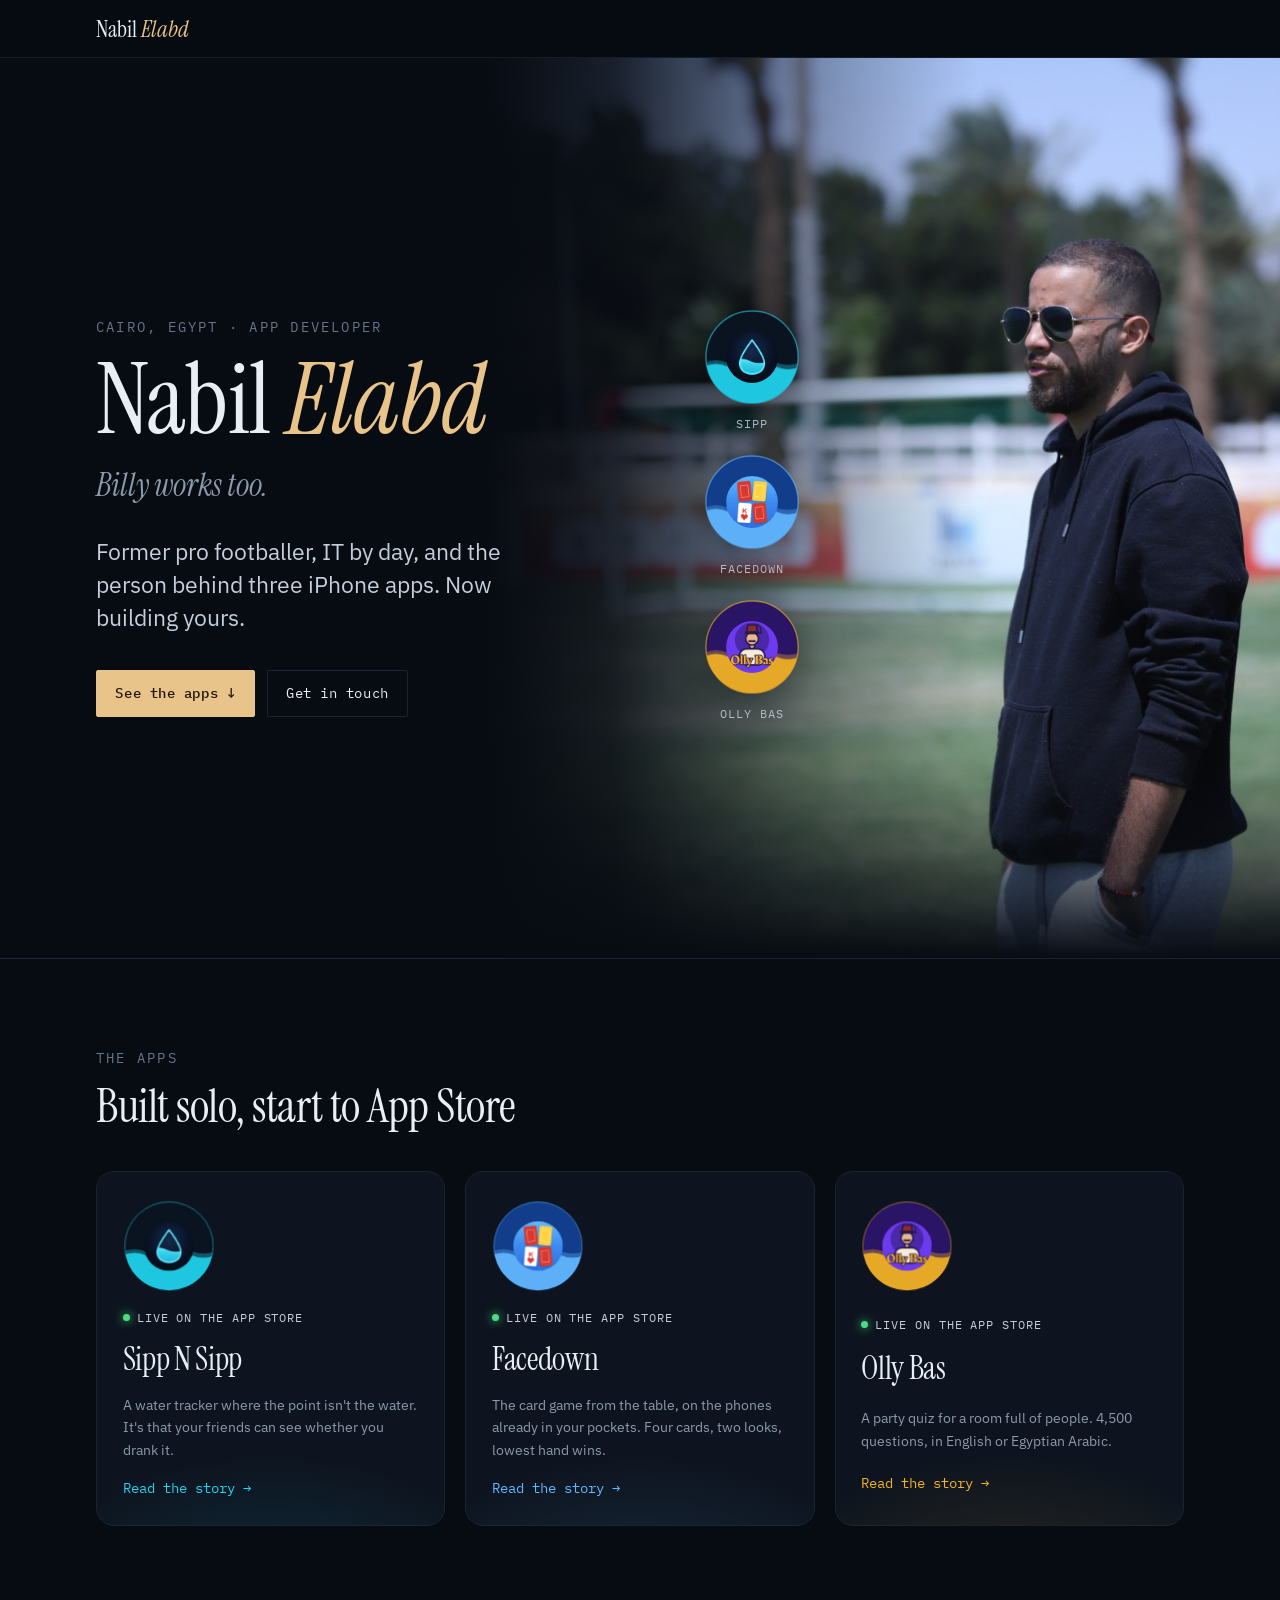
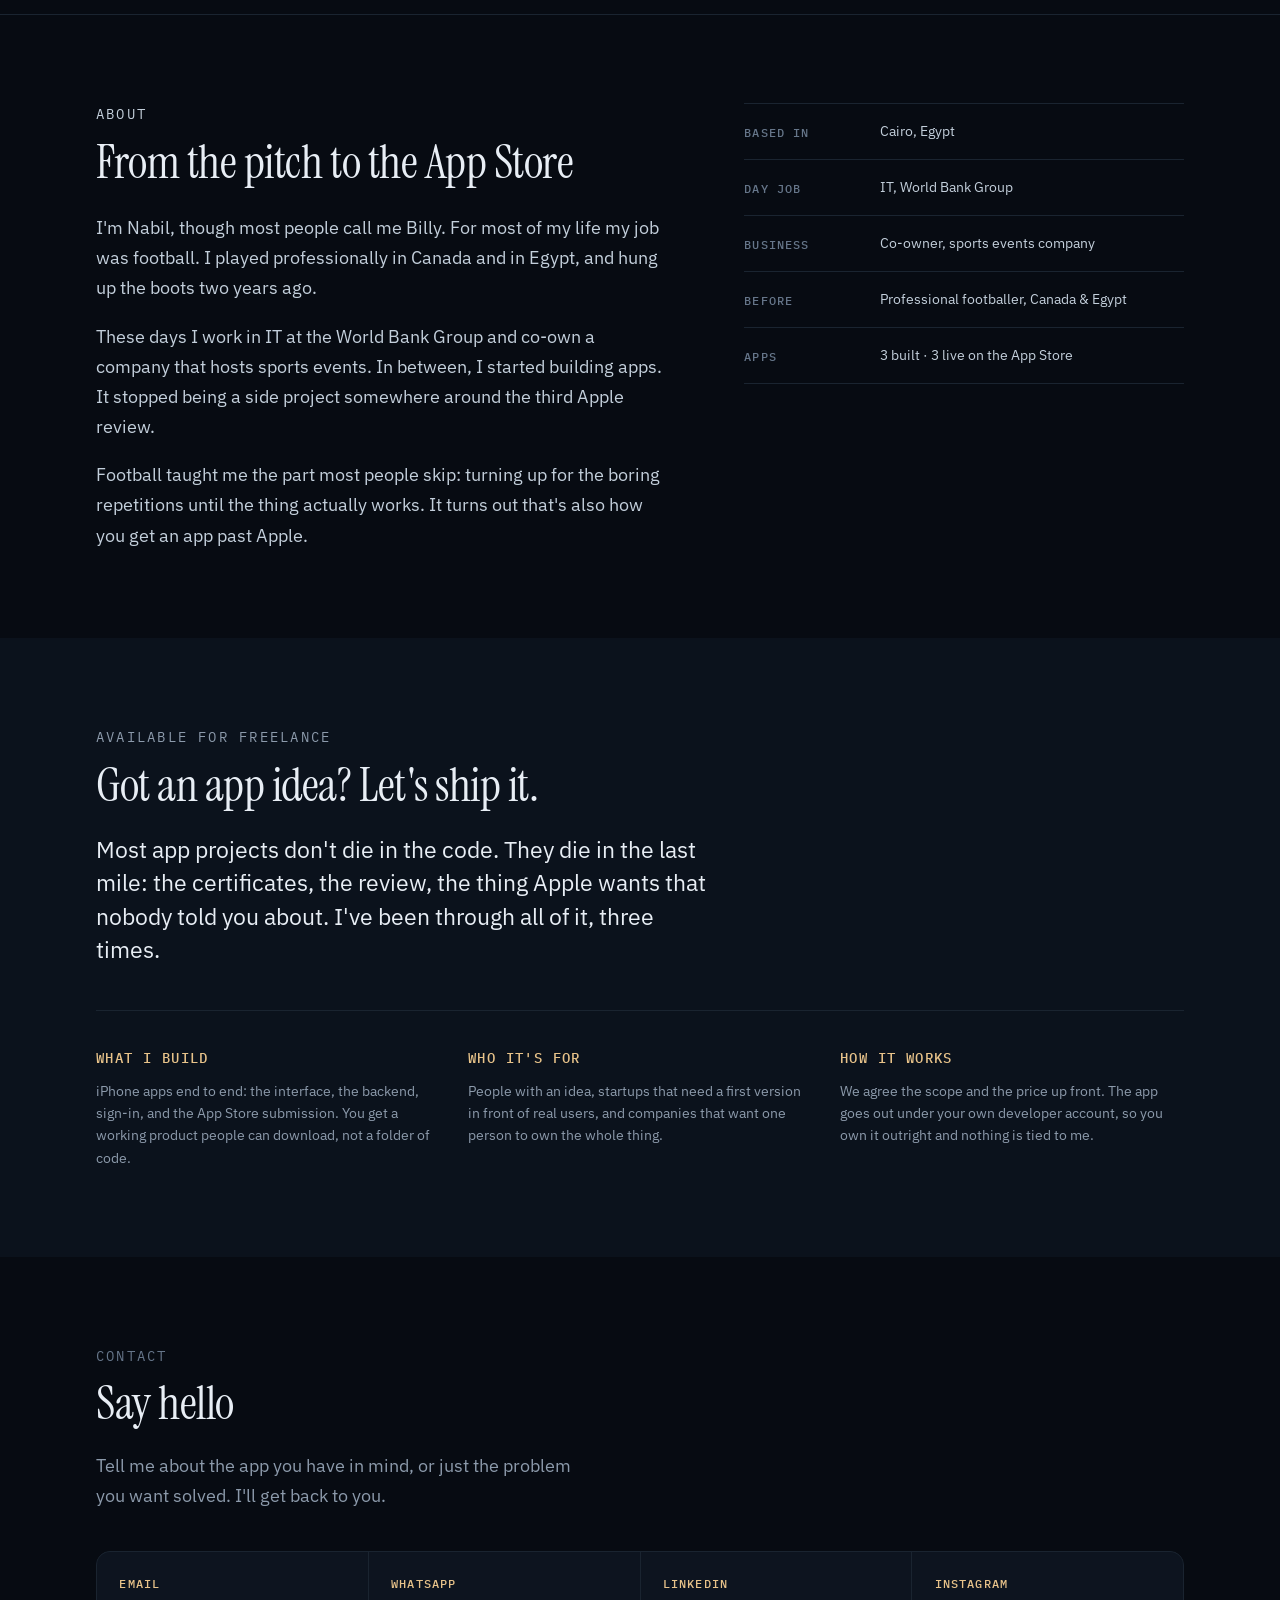
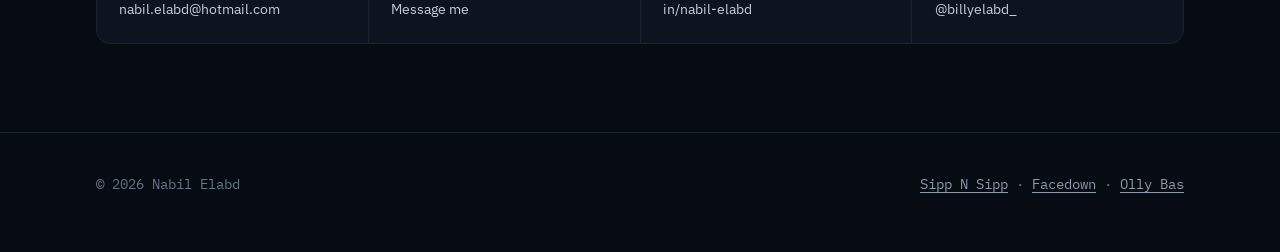
<file: index.html>
<!DOCTYPE html>
<html lang="en">
<head>
<meta charset="utf-8">
<meta name="viewport" content="width=device-width, initial-scale=1">
<title>Nabil Elabd — Apps</title>
<meta name="description" content="Nabil (Billy) Elabd builds iOS apps that make it to the App Store — Sipp N Sipp, Facedown and Olly Bas. Available for freelance app projects.">
<meta property="og:title" content="Nabil Elabd — Apps">
<meta property="og:description" content="Former pro footballer, IT by day, and the builder of Sipp N Sipp, Facedown and Olly Bas.">
<meta property="og:image" content="https://nabilelabd.github.io/assets/me/nabil-pitch.jpg">
<meta name="theme-color" content="#070B12">
<link rel="icon" href="assets/icons/favicon.ico" sizes="any">
<link rel="icon" type="image/png" sizes="32x32" href="assets/icons/nabil-32.png">
<link rel="apple-touch-icon" href="assets/icons/nabil-180.png">
<link rel="preconnect" href="https://fonts.googleapis.com">
<link rel="preconnect" href="https://fonts.gstatic.com" crossorigin>
<link rel="stylesheet" href="https://fonts.googleapis.com/css2?family=Instrument+Serif:ital@0;1&family=IBM+Plex+Sans:wght@400;500;600&family=IBM+Plex+Mono:wght@400;500&display=swap">
<link rel="stylesheet" href="assets/site.css">
<style>
  /* The homepage commits to one dark look: the photo was shot at night and
     only blends into a dark ground. */
  :root {
    color-scheme: dark;
    --ground:      #070B12;
    --surface:     #0D141F;
    --panel:       #0B121C;
    --ink:         #E8EEF5;
    --ink-soft:    #C3CFDB;
    --muted:       #8C9AAB;
    --faint:       #66768A;
    --line:        #1A2430;
    --line-soft:   #141D28;
    --accent:      #E8C38A;
    --bright:      #E8C38A;
    --bright-ink:  #1E1507;
    --on-panel:    #E8EEF5;
    --on-panel-mut:#8C9AAB;
  }

  /* ---------- hero ---------- */
  .intro {
    position: relative;
    min-height: min(100svh, 58rem);
    display: flex;
    align-items: center;
    padding-block: 0;
    isolation: isolate;
    overflow: hidden;
  }

  /* The photo fills the right of the hero and dissolves into the ground on
     the left, so the name and the orbs sit on dark. */
  .photo {
    position: absolute;
    z-index: -1;
    inset: 0 0 0 auto;
    width: min(62vw, 64rem);
    /* 8% rather than centre pushes the person toward the right edge, leaving
       the middle of the hero free for the orbs */
    background: url("assets/me/nabil-pitch.jpg") 8% 40% / cover no-repeat;
    animation: photo 1.6s cubic-bezier(0.22, 0.9, 0.3, 1) both;
  }

  .photo::after {
    content: "";
    position: absolute;
    inset: 0;
    background:
      linear-gradient(to right, var(--ground) 0%, rgba(7, 11, 18, 0.88) 16%, rgba(7, 11, 18, 0.3) 42%, rgba(7, 11, 18, 0) 62%),
      linear-gradient(to top, var(--ground) 0%, rgba(7, 11, 18, 0) 22%);
  }

  @keyframes photo { from { opacity: 0; transform: scale(1.03); } to { opacity: 1; transform: none; } }

  .intro-grid {
    display: grid;
    grid-template-columns: minmax(0, 30rem) minmax(0, 1fr);
    gap: clamp(2rem, 5vw, 4.5rem);
    align-items: center;
    padding-block: 6rem 5rem;
  }

  .intro-grid .hero-orbs { justify-self: start; margin-left: clamp(0rem, 5vw, 5rem); }

  .intro h1 { font-size: var(--step-5); line-height: 0.92; margin-top: 1rem; }
  .intro h1 em { color: var(--accent); }

  .aka { margin-top: 0.9rem; font-family: var(--serif); font-style: italic; font-size: var(--step-2); color: var(--muted); }

  .intro .lede { max-width: 30ch; }

  /* the app orbs, big, between the name and the photo */
  .hero-orbs { display: grid; gap: 1.3rem; justify-items: center; }
  .hero-orbs .orb { width: clamp(84px, 7.5vw, 112px); height: auto; filter: drop-shadow(0 10px 24px rgba(0, 0, 0, 0.45)); }
  .hero-orbs .orb-link { font-size: 0.74rem; color: var(--ink-soft); gap: 0.55rem; }
  .hero-orbs .orb-link span { display: inline; }
  .hero-orbs .orb-link:hover { color: var(--ink); }

  @media (max-width: 52rem) {
    .intro { flex-direction: column; align-items: stretch; min-height: auto; }
    .intro-grid { grid-template-columns: minmax(0, 1fr); gap: 2.4rem; padding-block: 4rem 2.5rem; }
    .hero-orbs { grid-auto-flow: column; justify-content: start; gap: 1.4rem; }
    .photo { position: relative; inset: auto; width: 100%; aspect-ratio: 4 / 3; order: 2; background-position: 50% 35%; }
    .photo::after {
      background:
        linear-gradient(to bottom, var(--ground) 0%, rgba(7, 11, 18, 0) 30%),
        linear-gradient(to top, var(--ground) 0%, rgba(7, 11, 18, 0) 30%);
    }
  }

  /* ---------- apps ---------- */
  .apps { display: grid; grid-template-columns: repeat(auto-fit, minmax(17rem, 1fr)); gap: 1.25rem; margin-top: 2.5rem; }

  .app-card {
    position: relative;
    display: grid;
    gap: 1rem;
    padding: 1.8rem 1.6rem 1.6rem;
    background: var(--surface);
    border: 1px solid var(--line);
    border-radius: 18px;
    text-decoration: none;
    color: var(--ink);
    overflow: hidden;
    transition: transform 0.25s cubic-bezier(0.22, 0.9, 0.3, 1), border-color 0.25s ease;
  }

  .app-card::after {
    content: "";
    position: absolute;
    inset: auto -20% -60% -20%;
    height: 80%;
    background: radial-gradient(closest-side, color-mix(in srgb, var(--orb) 22%, transparent), transparent);
    pointer-events: none;
    transition: opacity 0.3s ease;
    opacity: 0.6;
  }

  .app-card:hover { transform: translateY(-4px); border-color: color-mix(in srgb, var(--orb) 55%, var(--line)); }
  .app-card:hover::after { opacity: 1; }

  .app-card .orb { width: 92px; height: 92px; }
  .app-card h3 { font-size: var(--step-2); line-height: 1.1; }
  .app-card p { color: var(--muted); font-size: var(--step--1); line-height: 1.6; }

  .status {
    display: inline-flex;
    align-items: center;
    gap: 0.45rem;
    font-family: var(--mono);
    font-size: 0.72rem;
    letter-spacing: 0.08em;
    text-transform: uppercase;
    color: var(--ink-soft);
  }

  .status::before { content: ""; width: 7px; height: 7px; border-radius: 50%; background: #4ADE80; box-shadow: 0 0 10px #4ADE80; }
  .status.review::before { background: #FBBF24; box-shadow: 0 0 10px #FBBF24; }

  .go { font-family: var(--mono); font-size: var(--step--1); color: var(--orb); }

  /* ---------- about ---------- */
  .about-grid { display: grid; grid-template-columns: minmax(0, 1.3fr) minmax(0, 1fr); gap: clamp(2rem, 6vw, 5rem); align-items: start; }
  @media (max-width: 52rem) { .about-grid { grid-template-columns: minmax(0, 1fr); } }

  .about-grid .prose p { color: var(--ink-soft); }
  .about-grid .prose p + p { margin-top: 1.15rem; }

  .facts { list-style: none; margin: 0; padding: 0; border-top: 1px solid var(--line); }
  .facts li { display: grid; grid-template-columns: 7.5rem minmax(0, 1fr); gap: 1rem; padding-block: 1rem; border-bottom: 1px solid var(--line); font-size: var(--step--1); color: var(--ink-soft); }
  .facts b { font-family: var(--mono); font-weight: 500; font-size: 0.72rem; letter-spacing: 0.1em; text-transform: uppercase; color: var(--faint); padding-top: 0.15rem; }

  /* ---------- work ---------- */
  .offer { display: grid; grid-template-columns: repeat(auto-fit, minmax(14rem, 1fr)); gap: 1.75rem; margin-top: 2.75rem; padding-top: 2.25rem; border-top: 1px solid var(--line); }
  .offer h3 { font-family: var(--mono); font-size: var(--step--1); font-weight: 500; letter-spacing: 0.1em; text-transform: uppercase; color: var(--accent); margin-bottom: 0.6rem; }
  .offer p { font-size: var(--step--1); line-height: 1.6; color: var(--muted); }

  /* ---------- contact ---------- */
  .contact-list { display: grid; grid-template-columns: repeat(auto-fit, minmax(14rem, 1fr)); gap: 1px; background: var(--line); border: 1px solid var(--line); border-radius: 14px; overflow: hidden; margin-top: 2.5rem; }
  .contact-list a { display: grid; gap: 0.3rem; padding: 1.4rem 1.4rem; background: var(--surface); color: var(--ink); text-decoration: none; transition: background 0.2s ease; }
  .contact-list a:hover { background: #121B28; }
  .contact-list b { font-family: var(--mono); font-weight: 500; font-size: 0.72rem; letter-spacing: 0.1em; text-transform: uppercase; color: var(--accent); }
  .contact-list span { font-size: var(--step--1); color: var(--ink-soft); overflow-wrap: anywhere; }
</style>
</head>
<body>

<nav class="topbar" aria-label="Apps">
  <div class="shell">
    <a class="brand" href="./">Nabil <em>Elabd</em></a>
  </div>
</nav>

<header class="intro">
  <div class="photo" role="img" aria-label="Nabil Elabd in sunglasses and a black hoodie at the side of a football pitch"></div>
  <div class="shell intro-grid">
    <div class="intro-copy">
      <p class="eyebrow reveal">Cairo, Egypt &middot; App developer</p>
      <h1 class="reveal d1">Nabil <em>Elabd</em></h1>
      <p class="aka reveal d1">Billy works too.</p>
      <p class="lede reveal d2">Former pro footballer, IT by day, and the person behind three iPhone apps. Now building yours.</p>
      <div class="cta-row reveal d3">
        <a class="btn btn-bright" href="#apps">See the apps &darr;</a>
        <a class="btn btn-ghost" href="#contact">Get in touch</a>
      </div>
    </div>
    <nav class="orb-nav hero-orbs reveal d2" aria-label="Apps">
      <a class="orb-link" href="sipp-n-sipp/" style="--orb:#22D3EE; --orb-bg:#0A1420">
        <svg class="orb" viewBox="0 0 200 200" aria-hidden="true"><defs><clipPath id="nc1"><circle cx="100" cy="100" r="96"/></clipPath><clipPath id="ni1"><circle cx="100" cy="100" r="54"/></clipPath></defs><circle class="orb-bg" cx="100" cy="100" r="96"/><g clip-path="url(#nc1)"><g class="wave-group"><path class="wave-b" opacity="0.35" d="M0,112 q25,-9 50,0 t50,0 t50,0 t50,0 t50,0 t50,0 t50,0 t50,0 L400,210 L0,210 Z"/><path class="wave-a" opacity="0.9" d="M0,120 q25,-11 50,0 t50,0 t50,0 t50,0 t50,0 t50,0 t50,0 t50,0 L400,210 L0,210 Z"/></g></g><image href="assets/icons/sipp.png" x="46" y="46" width="108" height="108" clip-path="url(#ni1)"/><circle class="orb-ring" cx="100" cy="100" r="96" stroke-width="3"/></svg>
        <span>Sipp</span>
      </a>
      <a class="orb-link" href="facedown/" style="--orb:#63B8FF; --orb-bg:#123D8A">
        <svg class="orb" viewBox="0 0 200 200" aria-hidden="true"><defs><clipPath id="nc2"><circle cx="100" cy="100" r="96"/></clipPath><clipPath id="ni2"><circle cx="100" cy="100" r="54"/></clipPath></defs><circle class="orb-bg" cx="100" cy="100" r="96"/><g clip-path="url(#nc2)"><g class="wave-group"><path class="wave-b" opacity="0.35" d="M0,112 q25,-9 50,0 t50,0 t50,0 t50,0 t50,0 t50,0 t50,0 t50,0 L400,210 L0,210 Z"/><path class="wave-a" opacity="0.9" d="M0,120 q25,-11 50,0 t50,0 t50,0 t50,0 t50,0 t50,0 t50,0 t50,0 L400,210 L0,210 Z"/></g></g><image href="assets/icons/facedown.png" x="46" y="46" width="108" height="108" clip-path="url(#ni2)"/><circle class="orb-ring" cx="100" cy="100" r="96" stroke-width="3"/></svg>
        <span>Facedown</span>
      </a>
      <a class="orb-link" href="olly-bas/" style="--orb:#F4B324; --orb-bg:#2A1466">
        <svg class="orb" viewBox="0 0 200 200" aria-hidden="true"><defs><clipPath id="nc3"><circle cx="100" cy="100" r="96"/></clipPath><clipPath id="ni3"><circle cx="100" cy="100" r="54"/></clipPath></defs><circle class="orb-bg" cx="100" cy="100" r="96"/><g clip-path="url(#nc3)"><g class="wave-group"><path class="wave-b" opacity="0.35" d="M0,112 q25,-9 50,0 t50,0 t50,0 t50,0 t50,0 t50,0 t50,0 t50,0 L400,210 L0,210 Z"/><path class="wave-a" opacity="0.9" d="M0,120 q25,-11 50,0 t50,0 t50,0 t50,0 t50,0 t50,0 t50,0 t50,0 L400,210 L0,210 Z"/></g></g><image href="assets/icons/olly-bas.png" x="46" y="46" width="108" height="108" clip-path="url(#ni3)"/><circle class="orb-ring" cx="100" cy="100" r="96" stroke-width="3"/></svg>
        <span>Olly Bas</span>
      </a>
    </nav>
  </div>
</header>

<section id="apps" class="band-line">
  <div class="shell">
    <p class="eyebrow">The apps</p>
    <h2 style="font-size:var(--step-3); line-height:1.05; margin-top:0.7rem;">Built solo, start to App Store</h2>

    <div class="apps">
      <a class="app-card" href="sipp-n-sipp/" style="--orb:#22D3EE; --orb-bg:#0A1420">
        <svg class="orb" viewBox="0 0 200 200" aria-hidden="true"><defs><clipPath id="ac1"><circle cx="100" cy="100" r="96"/></clipPath><clipPath id="ai1"><circle cx="100" cy="100" r="54"/></clipPath></defs><circle class="orb-bg" cx="100" cy="100" r="96"/><g clip-path="url(#ac1)"><g class="wave-group"><path class="wave-b" opacity="0.35" d="M0,112 q25,-9 50,0 t50,0 t50,0 t50,0 t50,0 t50,0 t50,0 t50,0 L400,210 L0,210 Z"/><path class="wave-a" opacity="0.9" d="M0,120 q25,-11 50,0 t50,0 t50,0 t50,0 t50,0 t50,0 t50,0 t50,0 L400,210 L0,210 Z"/></g></g><image href="assets/icons/sipp.png" x="46" y="46" width="108" height="108" clip-path="url(#ai1)"/><circle class="orb-ring" cx="100" cy="100" r="96" stroke-width="2"/></svg>
        <span class="status">Live on the App Store</span>
        <h3>Sipp N Sipp</h3>
        <p>A water tracker where the point isn't the water. It's that your friends can see whether you drank it.</p>
        <span class="go">Read the story &rarr;</span>
      </a>

      <a class="app-card" href="facedown/" style="--orb:#63B8FF; --orb-bg:#123D8A">
        <svg class="orb" viewBox="0 0 200 200" aria-hidden="true"><defs><clipPath id="ac2"><circle cx="100" cy="100" r="96"/></clipPath><clipPath id="ai2"><circle cx="100" cy="100" r="54"/></clipPath></defs><circle class="orb-bg" cx="100" cy="100" r="96"/><g clip-path="url(#ac2)"><g class="wave-group"><path class="wave-b" opacity="0.35" d="M0,112 q25,-9 50,0 t50,0 t50,0 t50,0 t50,0 t50,0 t50,0 t50,0 L400,210 L0,210 Z"/><path class="wave-a" opacity="0.9" d="M0,120 q25,-11 50,0 t50,0 t50,0 t50,0 t50,0 t50,0 t50,0 t50,0 L400,210 L0,210 Z"/></g></g><image href="assets/icons/facedown.png" x="46" y="46" width="108" height="108" clip-path="url(#ai2)"/><circle class="orb-ring" cx="100" cy="100" r="96" stroke-width="2"/></svg>
        <span class="status">Live on the App Store</span>
        <h3>Facedown</h3>
        <p>The card game from the table, on the phones already in your pockets. Four cards, two looks, lowest hand wins.</p>
        <span class="go">Read the story &rarr;</span>
      </a>

      <a class="app-card" href="olly-bas/" style="--orb:#F4B324; --orb-bg:#2A1466">
        <svg class="orb" viewBox="0 0 200 200" aria-hidden="true"><defs><clipPath id="ac3"><circle cx="100" cy="100" r="96"/></clipPath><clipPath id="ai3"><circle cx="100" cy="100" r="54"/></clipPath></defs><circle class="orb-bg" cx="100" cy="100" r="96"/><g clip-path="url(#ac3)"><g class="wave-group"><path class="wave-b" opacity="0.35" d="M0,112 q25,-9 50,0 t50,0 t50,0 t50,0 t50,0 t50,0 t50,0 t50,0 L400,210 L0,210 Z"/><path class="wave-a" opacity="0.9" d="M0,120 q25,-11 50,0 t50,0 t50,0 t50,0 t50,0 t50,0 t50,0 t50,0 L400,210 L0,210 Z"/></g></g><image href="assets/icons/olly-bas.png" x="46" y="46" width="108" height="108" clip-path="url(#ai3)"/><circle class="orb-ring" cx="100" cy="100" r="96" stroke-width="2"/></svg>
        <span class="status">Live on the App Store</span>
        <h3>Olly Bas</h3>
        <p>A party quiz for a room full of people. 4,500 questions, in English or Egyptian Arabic.</p>
        <span class="go">Read the story &rarr;</span>
      </a>
    </div>
  </div>
</section>

<section id="about" class="band-line">
  <div class="shell about-grid">
    <div class="prose">
      <p class="eyebrow">About</p>
      <h2 style="font-size:var(--step-3); line-height:1.05; margin-top:0.7rem; margin-bottom:1.6rem;">From the pitch to the App&nbsp;Store</h2>
      <p>I'm Nabil, though most people call me Billy. For most of my life my job was football. I played professionally in Canada and in Egypt, and hung up the boots two years ago.</p>
      <p>These days I work in IT at the World Bank Group and co-own a company that hosts sports events. In between, I started building apps. It stopped being a side project somewhere around the third Apple review.</p>
      <p>Football taught me the part most people skip: turning up for the boring repetitions until the thing actually works. It turns out that's also how you get an app past Apple.</p>
    </div>

    <ul class="facts">
      <li><b>Based in</b><span>Cairo, Egypt</span></li>
      <li><b>Day job</b><span>IT, World Bank Group</span></li>
      <li><b>Business</b><span>Co-owner, sports events company</span></li>
      <li><b>Before</b><span>Professional footballer, Canada &amp; Egypt</span></li>
      <li><b>Apps</b><span>3 built &middot; 3 live on the App Store</span></li>
    </ul>
  </div>
</section>

<section id="work" class="panel-band">
  <div class="shell">
    <p class="eyebrow">Available for freelance</p>
    <h2>Got an app idea? Let's ship it.</h2>
    <p class="lede" style="color:var(--on-panel); max-width:44ch;">Most app projects don't die in the code. They die in the last mile: the certificates, the review, the thing Apple wants that nobody told you about. I've been through all of it, three times.</p>

    <div class="offer">
      <div>
        <h3>What I build</h3>
        <p>iPhone apps end to end: the interface, the backend, sign-in, and the App Store submission. You get a working product people can download, not a folder of code.</p>
      </div>
      <div>
        <h3>Who it's for</h3>
        <p>People with an idea, startups that need a first version in front of real users, and companies that want one person to own the whole thing.</p>
      </div>
      <div>
        <h3>How it works</h3>
        <p>We agree the scope and the price up front. The app goes out under your own developer account, so you own it outright and nothing is tied to me.</p>
      </div>
    </div>
  </div>
</section>

<section id="contact">
  <div class="shell">
    <p class="eyebrow">Contact</p>
    <h2 style="font-size:var(--step-3); line-height:1.05; margin-top:0.7rem;">Say hello</h2>
    <p class="quiet" style="max-width:44ch;">Tell me about the app you have in mind, or just the problem you want solved. I'll get back to you.</p>

    <div class="contact-list">
      <a href="mailto:nabil.elabd@hotmail.com?subject=App%20project"><b>Email</b><span>nabil.elabd@hotmail.com</span></a>
      <a href="https://wa.me/201202073355" target="_blank" rel="noopener"><b>WhatsApp</b><span>Message me</span></a>
      <a href="https://www.linkedin.com/in/nabil-elabd/" target="_blank" rel="noopener"><b>LinkedIn</b><span>in/nabil-elabd</span></a>
      <a href="https://www.instagram.com/billyelabd_" target="_blank" rel="noopener"><b>Instagram</b><span>@billyelabd_</span></a>
    </div>
  </div>
</section>

<footer class="band-line">
  <div class="shell">
    <span>&copy; 2026 Nabil Elabd</span>
    <span><a href="sipp-n-sipp/">Sipp N Sipp</a> &middot; <a href="facedown/">Facedown</a> &middot; <a href="olly-bas/">Olly Bas</a></span>
  </div>
</footer>

</body>
</html>
</file>
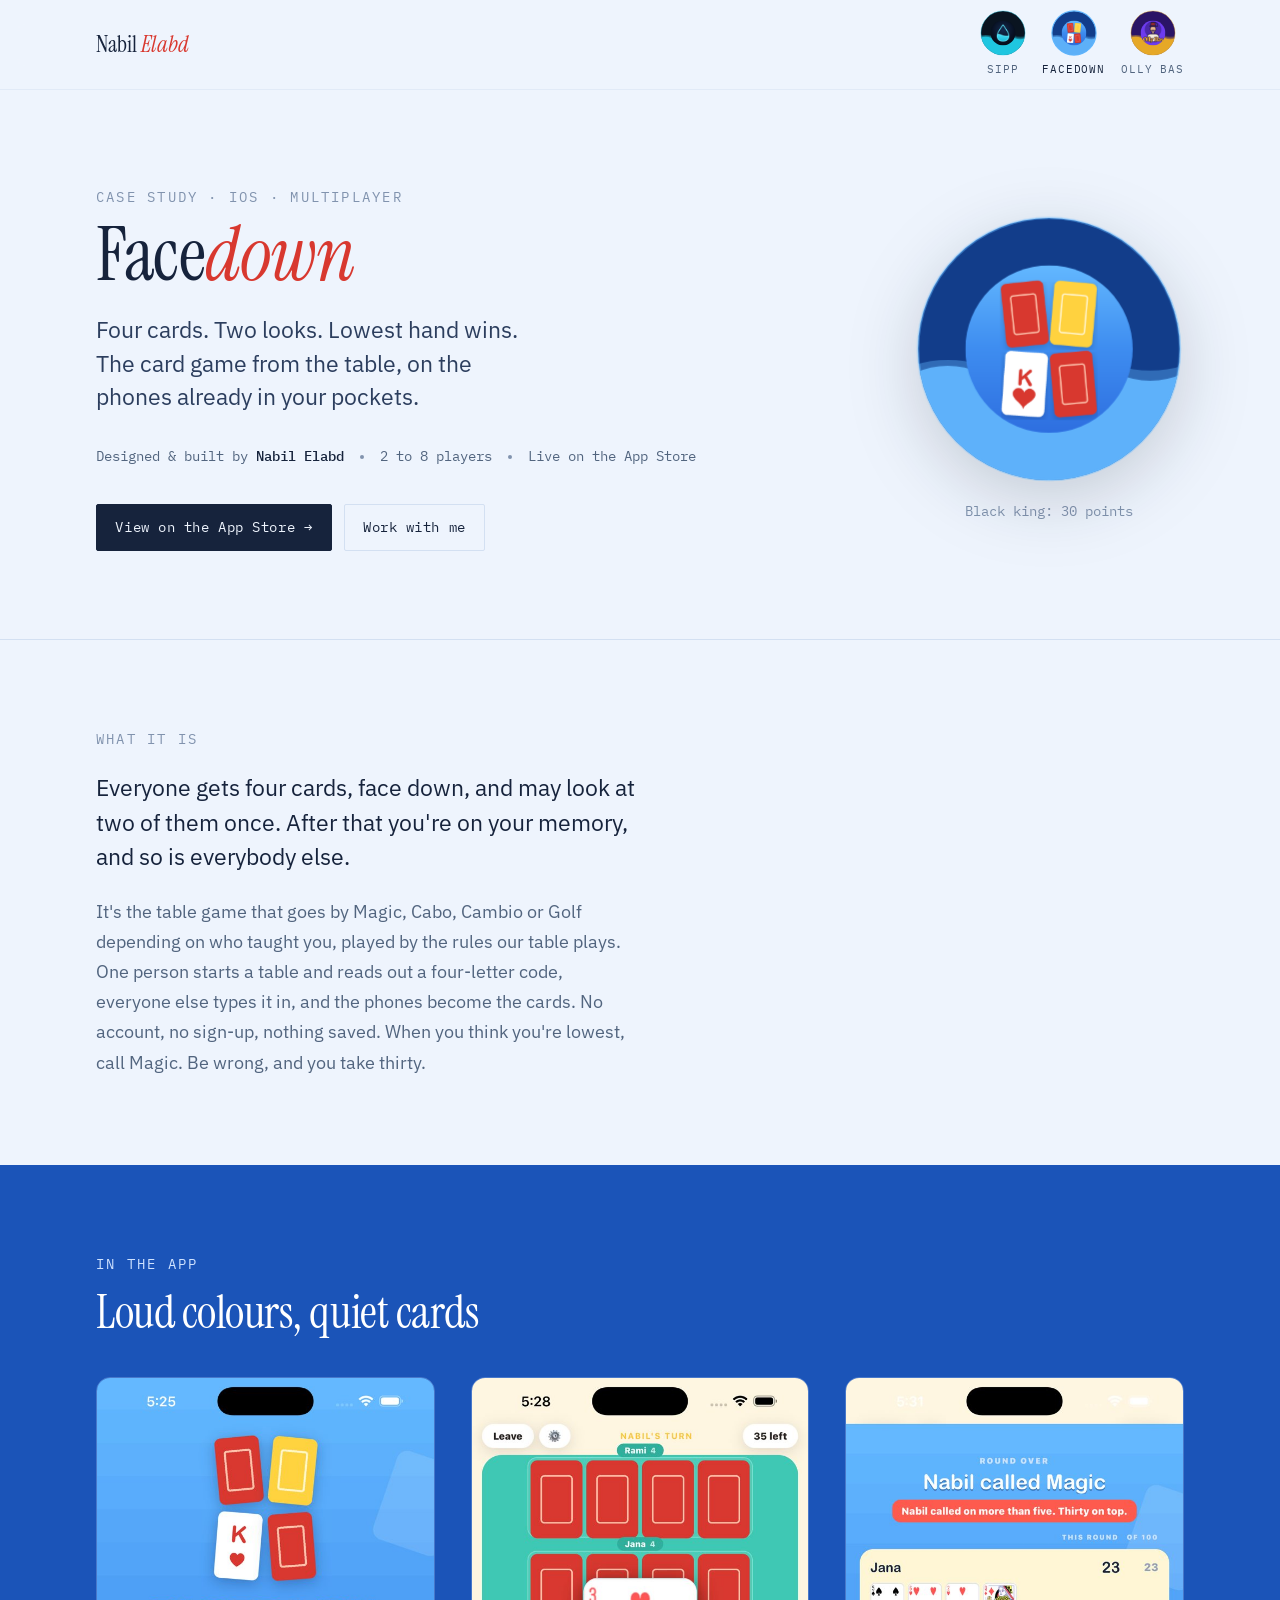
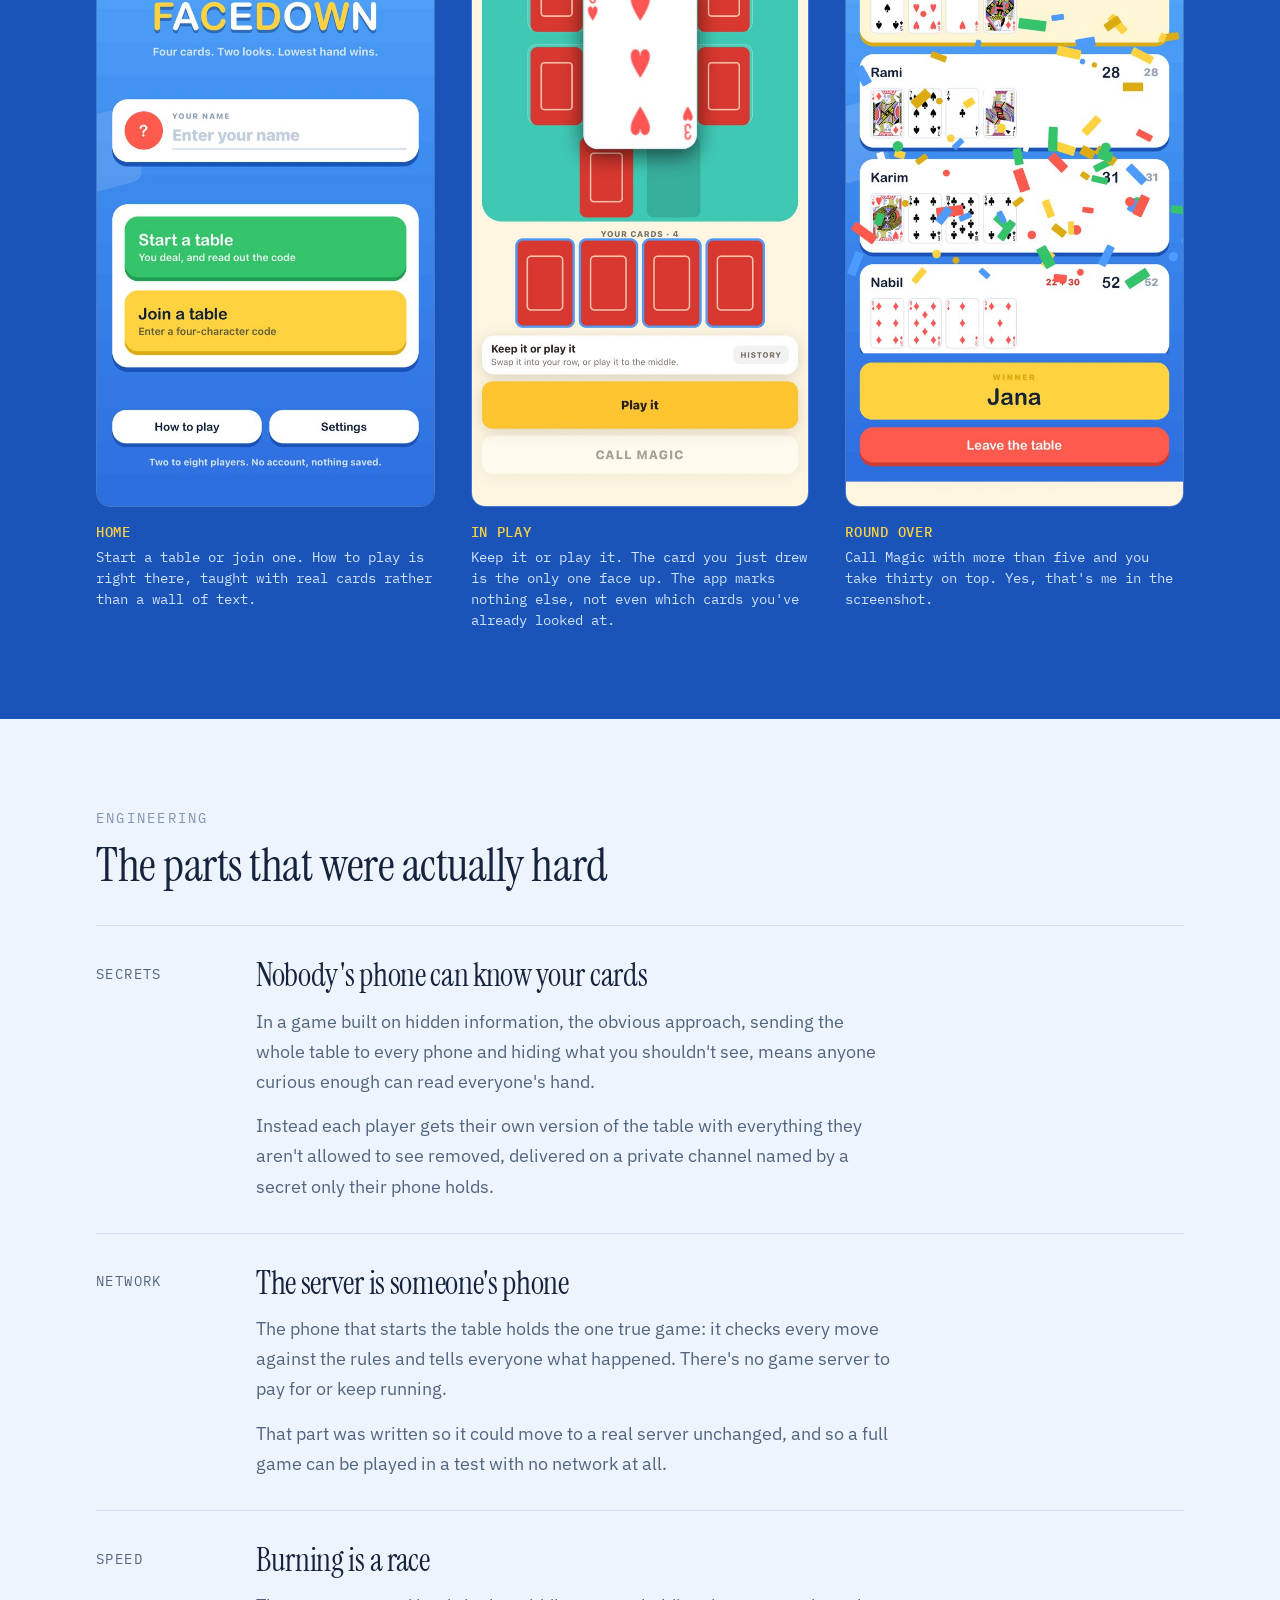
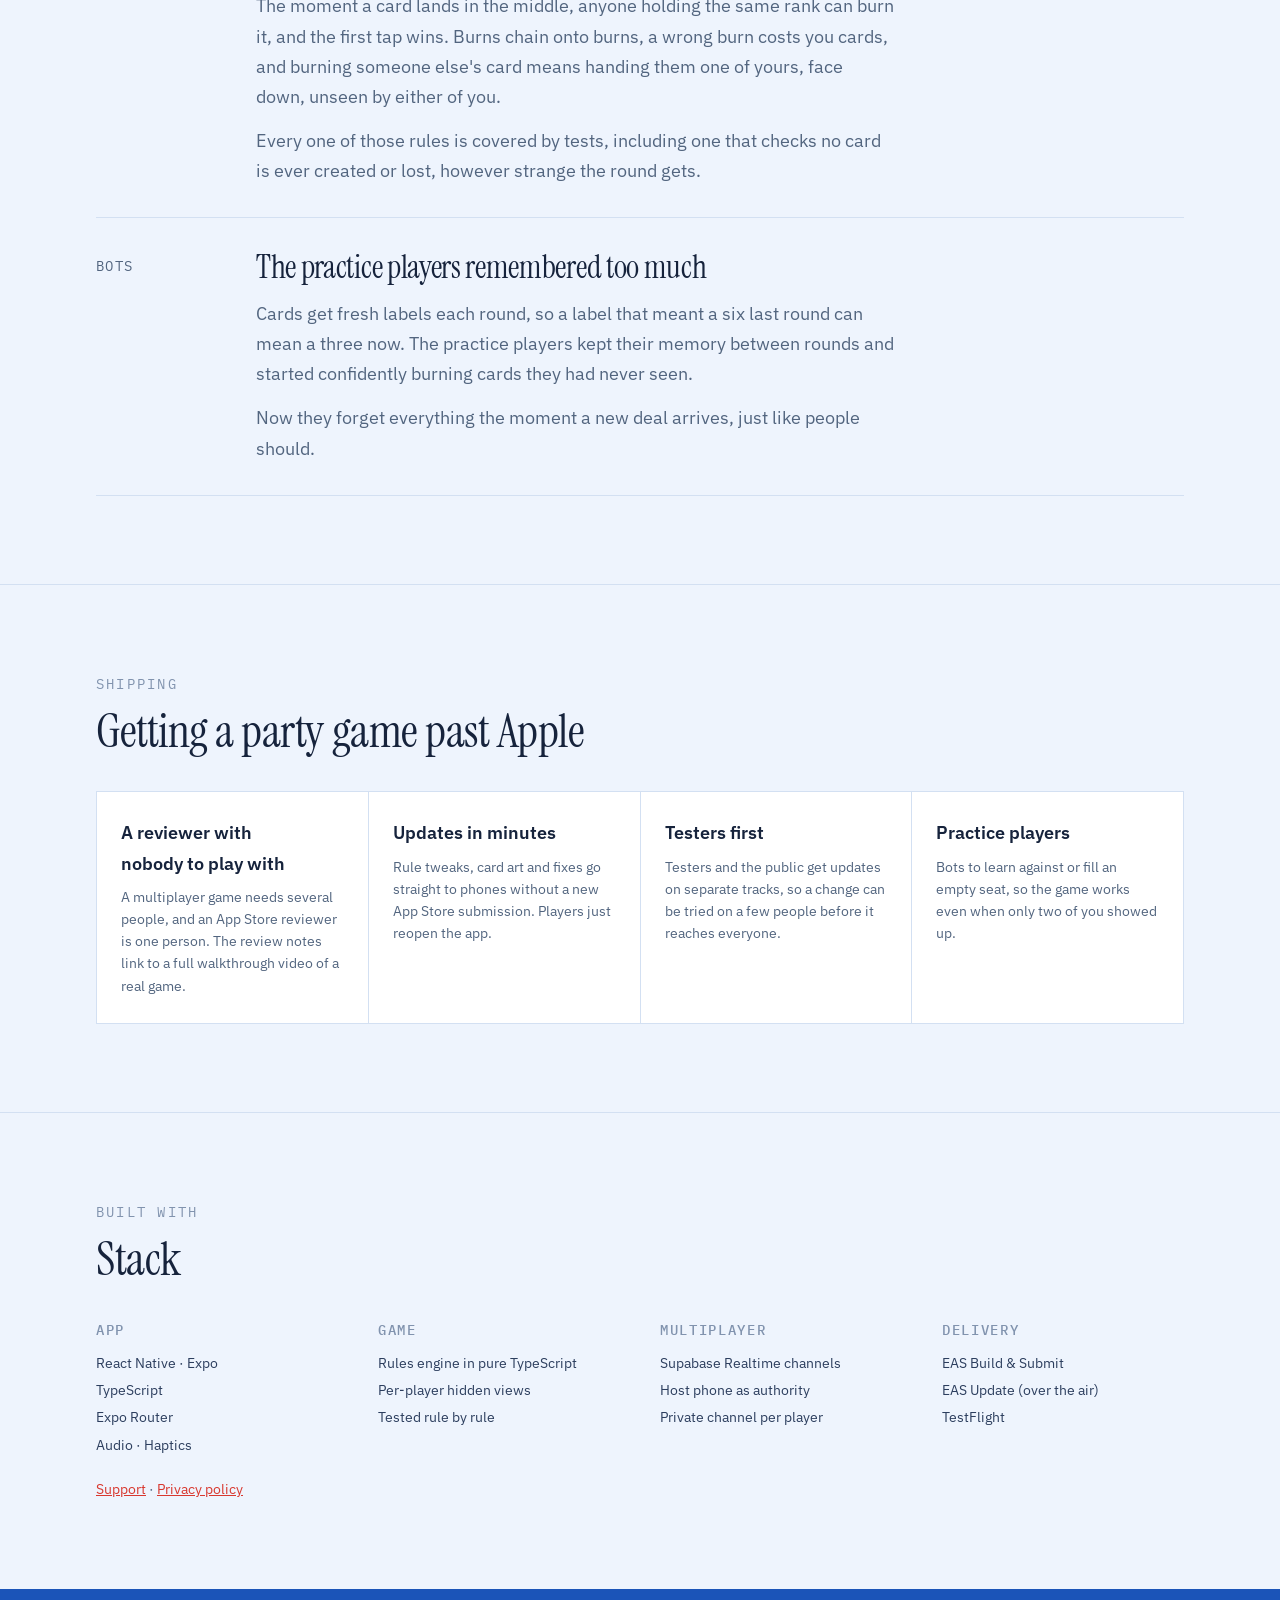
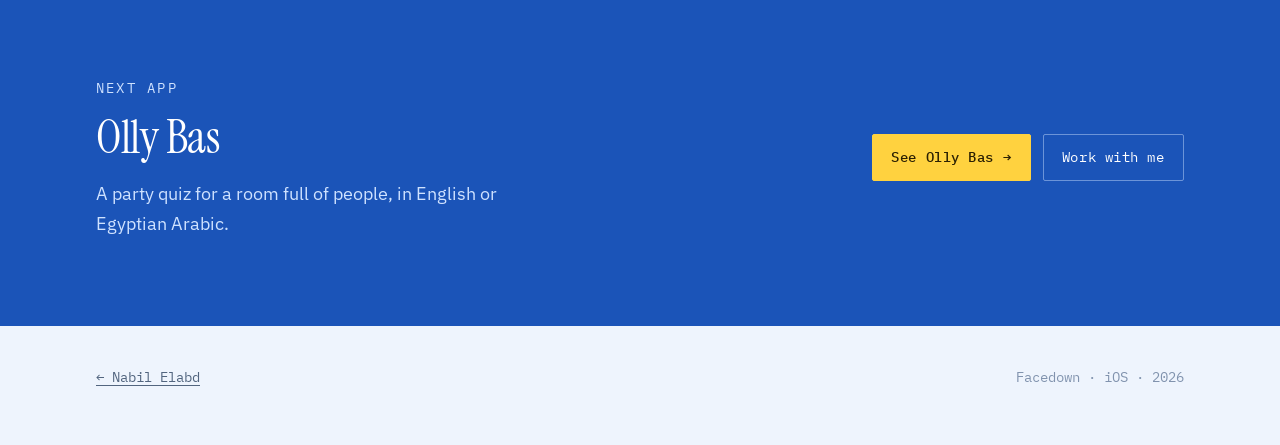
<file: facedown/index.html>
<!DOCTYPE html>
<html lang="en">
<head>
<meta charset="utf-8">
<meta name="viewport" content="width=device-width, initial-scale=1">
<title>Facedown — Nabil Elabd</title>
<meta name="description" content="Facedown: a card game for two to eight players, on the phones already in your pockets. Designed and built by Nabil Elabd.">
<link rel="icon" href="../assets/icons/facedown.png">
<link rel="preconnect" href="https://fonts.googleapis.com">
<link rel="preconnect" href="https://fonts.gstatic.com" crossorigin>
<link rel="stylesheet" href="https://fonts.googleapis.com/css2?family=Instrument+Serif:ital@0;1&family=IBM+Plex+Sans:wght@400;500;600&family=IBM+Plex+Mono:wght@400;500&display=swap">
<link rel="stylesheet" href="../assets/site.css">
<style>
  /* Facedown: sky blue table, red and gold cards */
  :root {
    --ground: #EEF4FD; --surface: #FFFFFF; --panel: #1B54B8;
    --ink: #16233C; --ink-soft: #2C3E5E; --muted: #52657F; --faint: #8193AE;
    --line: #D3E0F2; --line-soft: #E1EAF7;
    --accent: #D8382F; --bright: #FFD23F; --bright-ink: #2B2003;
    --on-panel: #FFFFFF; --on-panel-mut: #CFE2FF;
  }
  @media (prefers-color-scheme: dark) {
    :root {
      --ground: #081226; --surface: #0E1C36; --panel: #123D8A;
      --ink: #E7EEFA; --ink-soft: #C4D3EA; --muted: #8FA3C2; --faint: #6A7FA0;
      --line: #1B2C4B; --line-soft: #14223C; --accent: #FF7A6E;
    }
  }
</style>
</head>
<body>

<nav class="topbar" aria-label="Apps">
  <div class="shell">
    <a class="brand" href="../">Nabil <em>Elabd</em></a>
    <div class="orb-nav">
      <a class="orb-link" href="../sipp-n-sipp/" style="--orb:#22D3EE; --orb-bg:#0A1420">
        <svg class="orb" viewBox="0 0 200 200" aria-hidden="true"><defs><clipPath id="nc1"><circle cx="100" cy="100" r="96"/></clipPath><clipPath id="ni1"><circle cx="100" cy="100" r="54"/></clipPath></defs><circle class="orb-bg" cx="100" cy="100" r="96"/><g clip-path="url(#nc1)"><g class="wave-group"><path class="wave-b" opacity="0.35" d="M0,112 q25,-9 50,0 t50,0 t50,0 t50,0 t50,0 t50,0 t50,0 t50,0 L400,210 L0,210 Z"/><path class="wave-a" opacity="0.9" d="M0,120 q25,-11 50,0 t50,0 t50,0 t50,0 t50,0 t50,0 t50,0 t50,0 L400,210 L0,210 Z"/></g></g><image href="../assets/icons/sipp.png" x="46" y="46" width="108" height="108" clip-path="url(#ni1)"/><circle class="orb-ring" cx="100" cy="100" r="96" stroke-width="3"/></svg>
        <span>Sipp</span>
      </a>
      <a class="orb-link" href="../facedown/" aria-current="page" style="--orb:#63B8FF; --orb-bg:#123D8A">
        <svg class="orb" viewBox="0 0 200 200" aria-hidden="true"><defs><clipPath id="nc2"><circle cx="100" cy="100" r="96"/></clipPath><clipPath id="ni2"><circle cx="100" cy="100" r="54"/></clipPath></defs><circle class="orb-bg" cx="100" cy="100" r="96"/><g clip-path="url(#nc2)"><g class="wave-group"><path class="wave-b" opacity="0.35" d="M0,112 q25,-9 50,0 t50,0 t50,0 t50,0 t50,0 t50,0 t50,0 t50,0 L400,210 L0,210 Z"/><path class="wave-a" opacity="0.9" d="M0,120 q25,-11 50,0 t50,0 t50,0 t50,0 t50,0 t50,0 t50,0 t50,0 L400,210 L0,210 Z"/></g></g><image href="../assets/icons/facedown.png" x="46" y="46" width="108" height="108" clip-path="url(#ni2)"/><circle class="orb-ring" cx="100" cy="100" r="96" stroke-width="3"/></svg>
        <span>Facedown</span>
      </a>
      <a class="orb-link" href="../olly-bas/" style="--orb:#F4B324; --orb-bg:#2A1466">
        <svg class="orb" viewBox="0 0 200 200" aria-hidden="true"><defs><clipPath id="nc3"><circle cx="100" cy="100" r="96"/></clipPath><clipPath id="ni3"><circle cx="100" cy="100" r="54"/></clipPath></defs><circle class="orb-bg" cx="100" cy="100" r="96"/><g clip-path="url(#nc3)"><g class="wave-group"><path class="wave-b" opacity="0.35" d="M0,112 q25,-9 50,0 t50,0 t50,0 t50,0 t50,0 t50,0 t50,0 t50,0 L400,210 L0,210 Z"/><path class="wave-a" opacity="0.9" d="M0,120 q25,-11 50,0 t50,0 t50,0 t50,0 t50,0 t50,0 t50,0 t50,0 L400,210 L0,210 Z"/></g></g><image href="../assets/icons/olly-bas.png" x="46" y="46" width="108" height="108" clip-path="url(#ni3)"/><circle class="orb-ring" cx="100" cy="100" r="96" stroke-width="3"/></svg>
        <span>Olly Bas</span>
      </a>
    </div>
  </div>
</nav>

<header class="hero">
  <div class="shell hero-grid">
    <div>
      <p class="eyebrow">Case study &middot; iOS &middot; Multiplayer</p>
      <h1>Face<em>down</em></h1>
      <p class="lede">Four cards. Two looks. Lowest hand wins. The card game from the table, on the phones already in your pockets.</p>
      <div class="byline">
        <span>Designed &amp; built by <strong>Nabil Elabd</strong></span>
        <span class="rule-dot" aria-hidden="true"></span>
        <span>2 to 8 players</span>
        <span class="rule-dot" aria-hidden="true"></span>
        <span>Live on the App&nbsp;Store</span>
      </div>
      <div class="cta-row">
        <a class="btn btn-primary" href="https://apps.apple.com/app/id6806544964">View on the App Store &rarr;</a>
        <a class="btn btn-ghost" href="../#work">Work with me</a>
      </div>
    </div>

    <div class="hero-art" style="--orb:#63B8FF; --orb-bg:#123D8A">
      <svg class="orb" viewBox="0 0 200 200" role="img" aria-label="The Facedown app icon inside a water-filled circle">
        <defs><clipPath id="hc"><circle cx="100" cy="100" r="97"/></clipPath><clipPath id="hi"><circle cx="100" cy="100" r="62"/></clipPath></defs>
        <circle class="orb-bg" cx="100" cy="100" r="97"/>
        <g clip-path="url(#hc)"><g class="wave-group"><path class="wave-b" opacity="0.38" d="M0,112 q25,-8 50,0 t50,0 t50,0 t50,0 t50,0 t50,0 t50,0 t50,0 L400,210 L0,210 Z"/><path class="wave-a" opacity="0.92" d="M0,118 q25,-11 50,0 t50,0 t50,0 t50,0 t50,0 t50,0 t50,0 t50,0 L400,210 L0,210 Z"/></g></g>
        <image href="../assets/icons/facedown.png" x="38" y="38" width="124" height="124" clip-path="url(#hi)"/>
        <circle class="orb-ring" cx="100" cy="100" r="97" stroke-width="1.5"/>
      </svg>
      <p class="hero-art-caption">Black king: 30 points</p>
    </div>
  </div>
</header>

<section class="band-line">
  <div class="shell">
    <div class="col">
      <p class="eyebrow">What it is</p>
      <p class="big-line">Everyone gets four cards, face down, and may look at two of them once. After that you're on your memory, and so is everybody else.</p>
      <p class="quiet">It's the table game that goes by Magic, Cabo, Cambio or Golf depending on who taught you, played by the rules our table plays. One person starts a table and reads out a four-letter code, everyone else types it in, and the phones become the cards. No account, no sign-up, nothing saved. When you think you're lowest, call Magic. Be wrong, and you take thirty.</p>
    </div>
  </div>
</section>

<section class="panel-band">
  <div class="shell">
    <p class="eyebrow">In the app</p>
    <h2>Loud colours, quiet cards</h2>
    <div class="shot-row">
      <figure class="shot">
        <img src="../assets/shots/facedown/sc4.jpg" alt="The Facedown home screen with the logo and buttons to start or join a table" loading="lazy">
        <figcaption><b>Home</b>Start a table or join one. How to play is right there, taught with real cards rather than a wall of text.</figcaption>
      </figure>
      <figure class="shot">
        <img src="../assets/shots/facedown/sc1.jpg" alt="A round in play: face-down cards around the table and a freshly drawn three of hearts" loading="lazy">
        <figcaption><b>In play</b>Keep it or play it. The card you just drew is the only one face up. The app marks nothing else, not even which cards you've already looked at.</figcaption>
      </figure>
      <figure class="shot">
        <img src="../assets/shots/facedown/sc2.jpg" alt="The round-over screen: Nabil called Magic with more than five and took thirty on top" loading="lazy">
        <figcaption><b>Round over</b>Call Magic with more than five and you take thirty on top. Yes, that's me in the screenshot.</figcaption>
      </figure>
    </div>
  </div>
</section>

<section>
  <div class="shell">
    <div class="section-head">
      <p class="eyebrow">Engineering</p>
      <h2>The parts that were actually hard</h2>
    </div>
    <div class="problems">
      <article class="problem">
        <p class="problem-tag">Secrets</p>
        <div>
          <h3>Nobody's phone can know your cards</h3>
          <p>In a game built on hidden information, the obvious approach, sending the whole table to every phone and hiding what you shouldn't see, means anyone curious enough can read everyone's hand.</p>
          <p>Instead each player gets their own version of the table with everything they aren't allowed to see removed, delivered on a private channel named by a secret only their phone holds.</p>
        </div>
      </article>
      <article class="problem">
        <p class="problem-tag">Network</p>
        <div>
          <h3>The server is someone's phone</h3>
          <p>The phone that starts the table holds the one true game: it checks every move against the rules and tells everyone what happened. There's no game server to pay for or keep running.</p>
          <p>That part was written so it could move to a real server unchanged, and so a full game can be played in a test with no network at all.</p>
        </div>
      </article>
      <article class="problem">
        <p class="problem-tag">Speed</p>
        <div>
          <h3>Burning is a race</h3>
          <p>The moment a card lands in the middle, anyone holding the same rank can burn it, and the first tap wins. Burns chain onto burns, a wrong burn costs you cards, and burning someone else's card means handing them one of yours, face down, unseen by either of you.</p>
          <p>Every one of those rules is covered by tests, including one that checks no card is ever created or lost, however strange the round gets.</p>
        </div>
      </article>
      <article class="problem">
        <p class="problem-tag">Bots</p>
        <div>
          <h3>The practice players remembered too much</h3>
          <p>Cards get fresh labels each round, so a label that meant a six last round can mean a three now. The practice players kept their memory between rounds and started confidently burning cards they had never seen.</p>
          <p>Now they forget everything the moment a new deal arrives, just like people should.</p>
        </div>
      </article>
    </div>
  </div>
</section>

<section class="band-line">
  <div class="shell">
    <div class="section-head">
      <p class="eyebrow">Shipping</p>
      <h2>Getting a party game past Apple</h2>
    </div>
    <div class="grid-cards">
      <div><h3>A reviewer with nobody to play with</h3><p>A multiplayer game needs several people, and an App Store reviewer is one person. The review notes link to a full walkthrough video of a real game.</p></div>
      <div><h3>Updates in minutes</h3><p>Rule tweaks, card art and fixes go straight to phones without a new App Store submission. Players just reopen the app.</p></div>
      <div><h3>Testers first</h3><p>Testers and the public get updates on separate tracks, so a change can be tried on a few people before it reaches everyone.</p></div>
      <div><h3>Practice players</h3><p>Bots to learn against or fill an empty seat, so the game works even when only two of you showed up.</p></div>
    </div>
  </div>
</section>

<section class="band-line">
  <div class="shell">
    <div class="section-head">
      <p class="eyebrow">Built with</p>
      <h2>Stack</h2>
    </div>
    <div class="stack-grid">
      <div><h3>App</h3><ul><li>React Native &middot; Expo</li><li>TypeScript</li><li>Expo Router</li><li>Audio &middot; Haptics</li></ul></div>
      <div><h3>Game</h3><ul><li>Rules engine in pure TypeScript</li><li>Per-player hidden views</li><li>Tested rule by rule</li></ul></div>
      <div><h3>Multiplayer</h3><ul><li>Supabase Realtime channels</li><li>Host phone as authority</li><li>Private channel per player</li></ul></div>
      <div><h3>Delivery</h3><ul><li>EAS Build &amp; Submit</li><li>EAS Update (over the air)</li><li>TestFlight</li></ul></div>
    </div>
    <p class="quiet" style="font-size:var(--step--1);">
      <a href="https://nabilelabd.github.io/facedown-site/support.html">Support</a> &middot;
      <a href="https://nabilelabd.github.io/facedown-site/privacy.html">Privacy policy</a>
    </p>
  </div>
</section>

<section class="panel-band">
  <div class="shell next">
    <div>
      <p class="eyebrow">Next app</p>
      <h2>Olly Bas</h2>
      <p class="hire-lede">A party quiz for a room full of people, in English or Egyptian Arabic.</p>
    </div>
    <div class="cta-row" style="margin-top:0;">
      <a class="btn btn-bright" href="../olly-bas/">See Olly Bas &rarr;</a>
      <a class="btn btn-outline" href="../#contact">Work with me</a>
    </div>
  </div>
</section>

<footer>
  <div class="shell">
    <a href="../">&larr; Nabil Elabd</a>
    <span>Facedown &middot; iOS &middot; 2026</span>
  </div>
</footer>

</body>
</html>
</file>
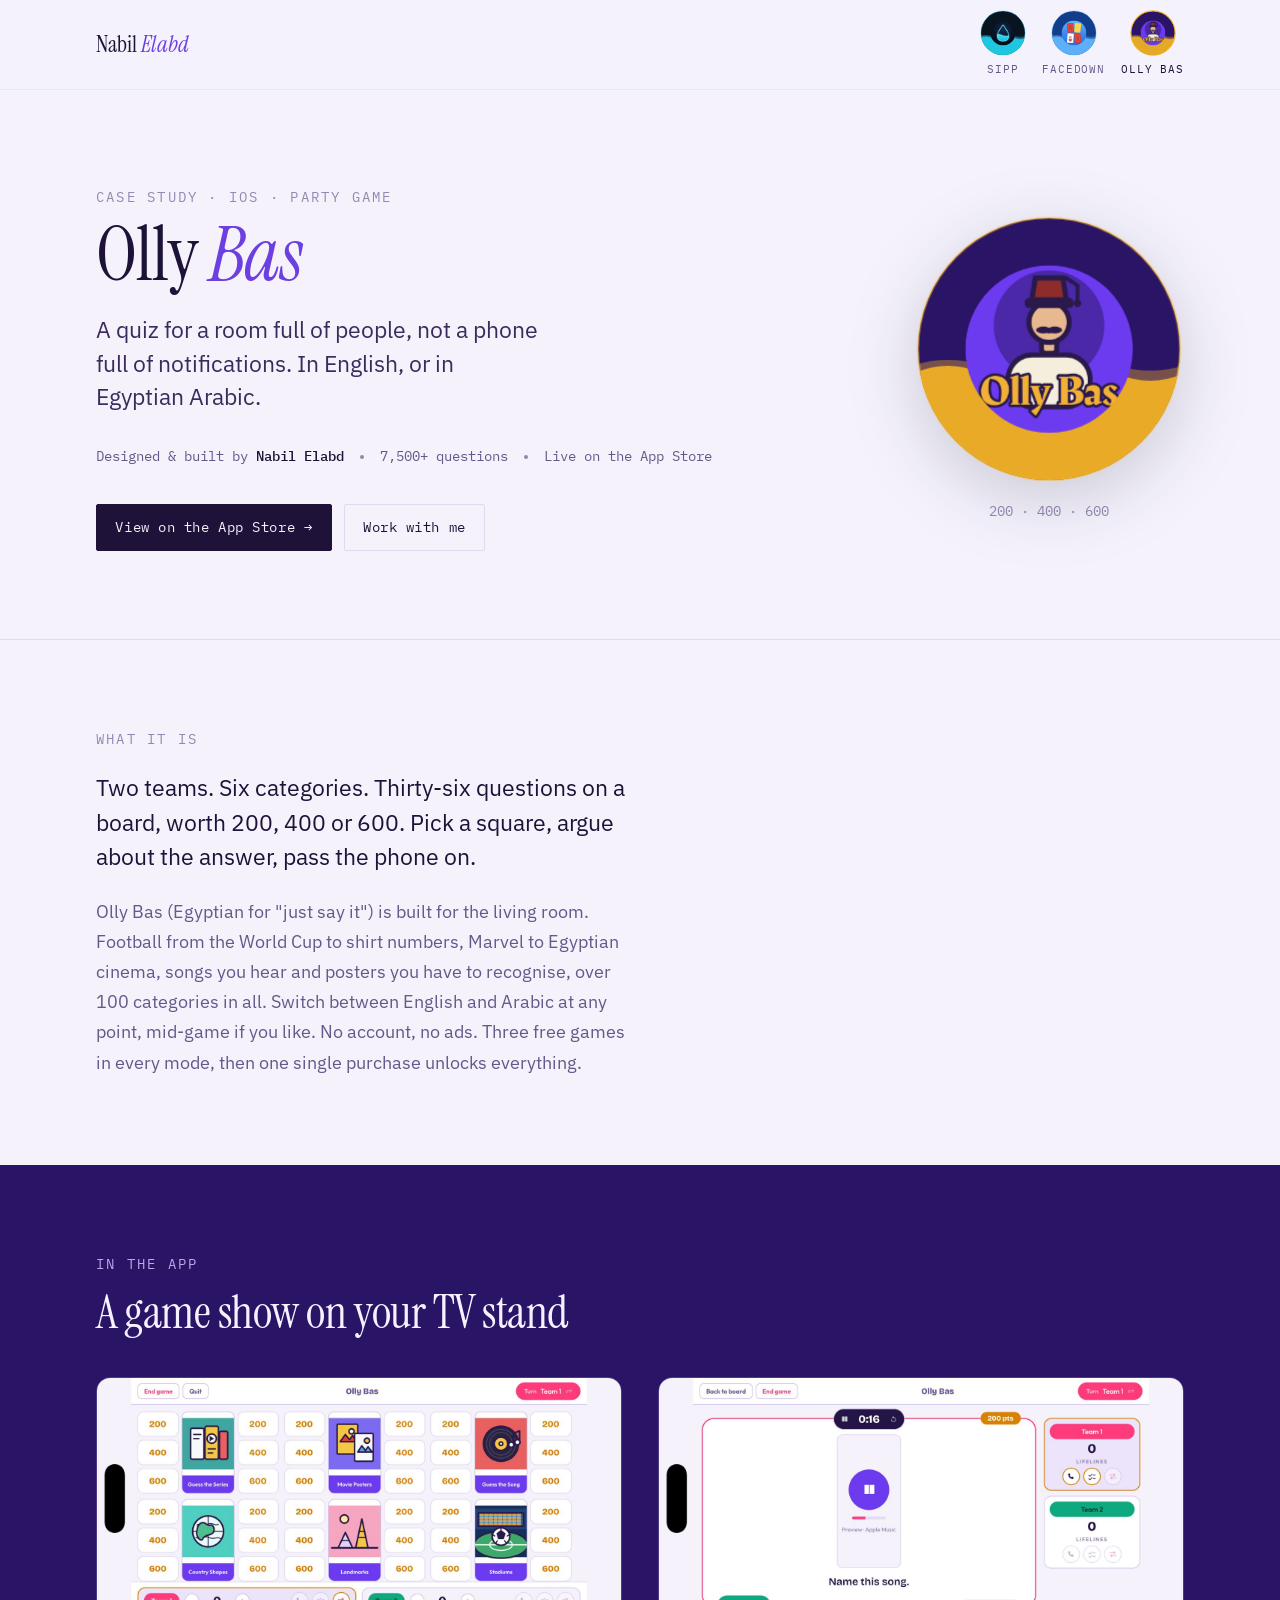
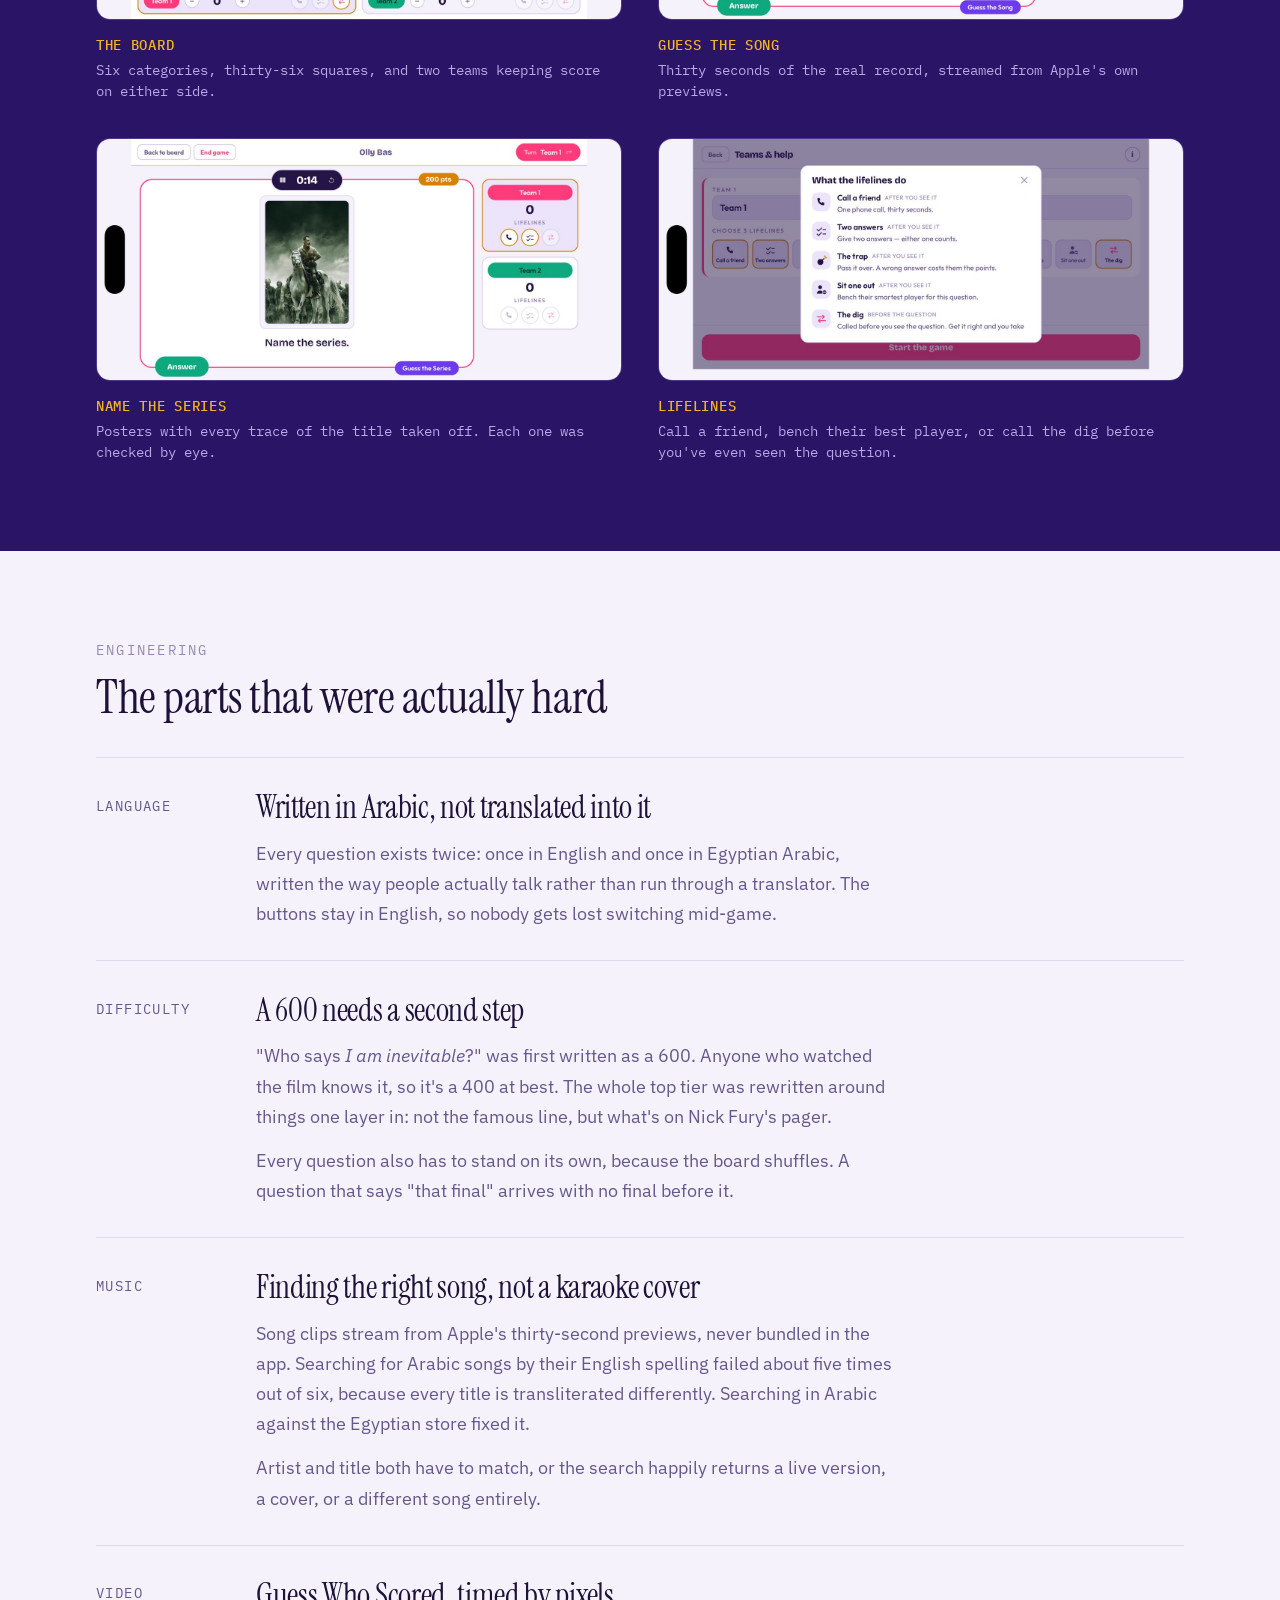
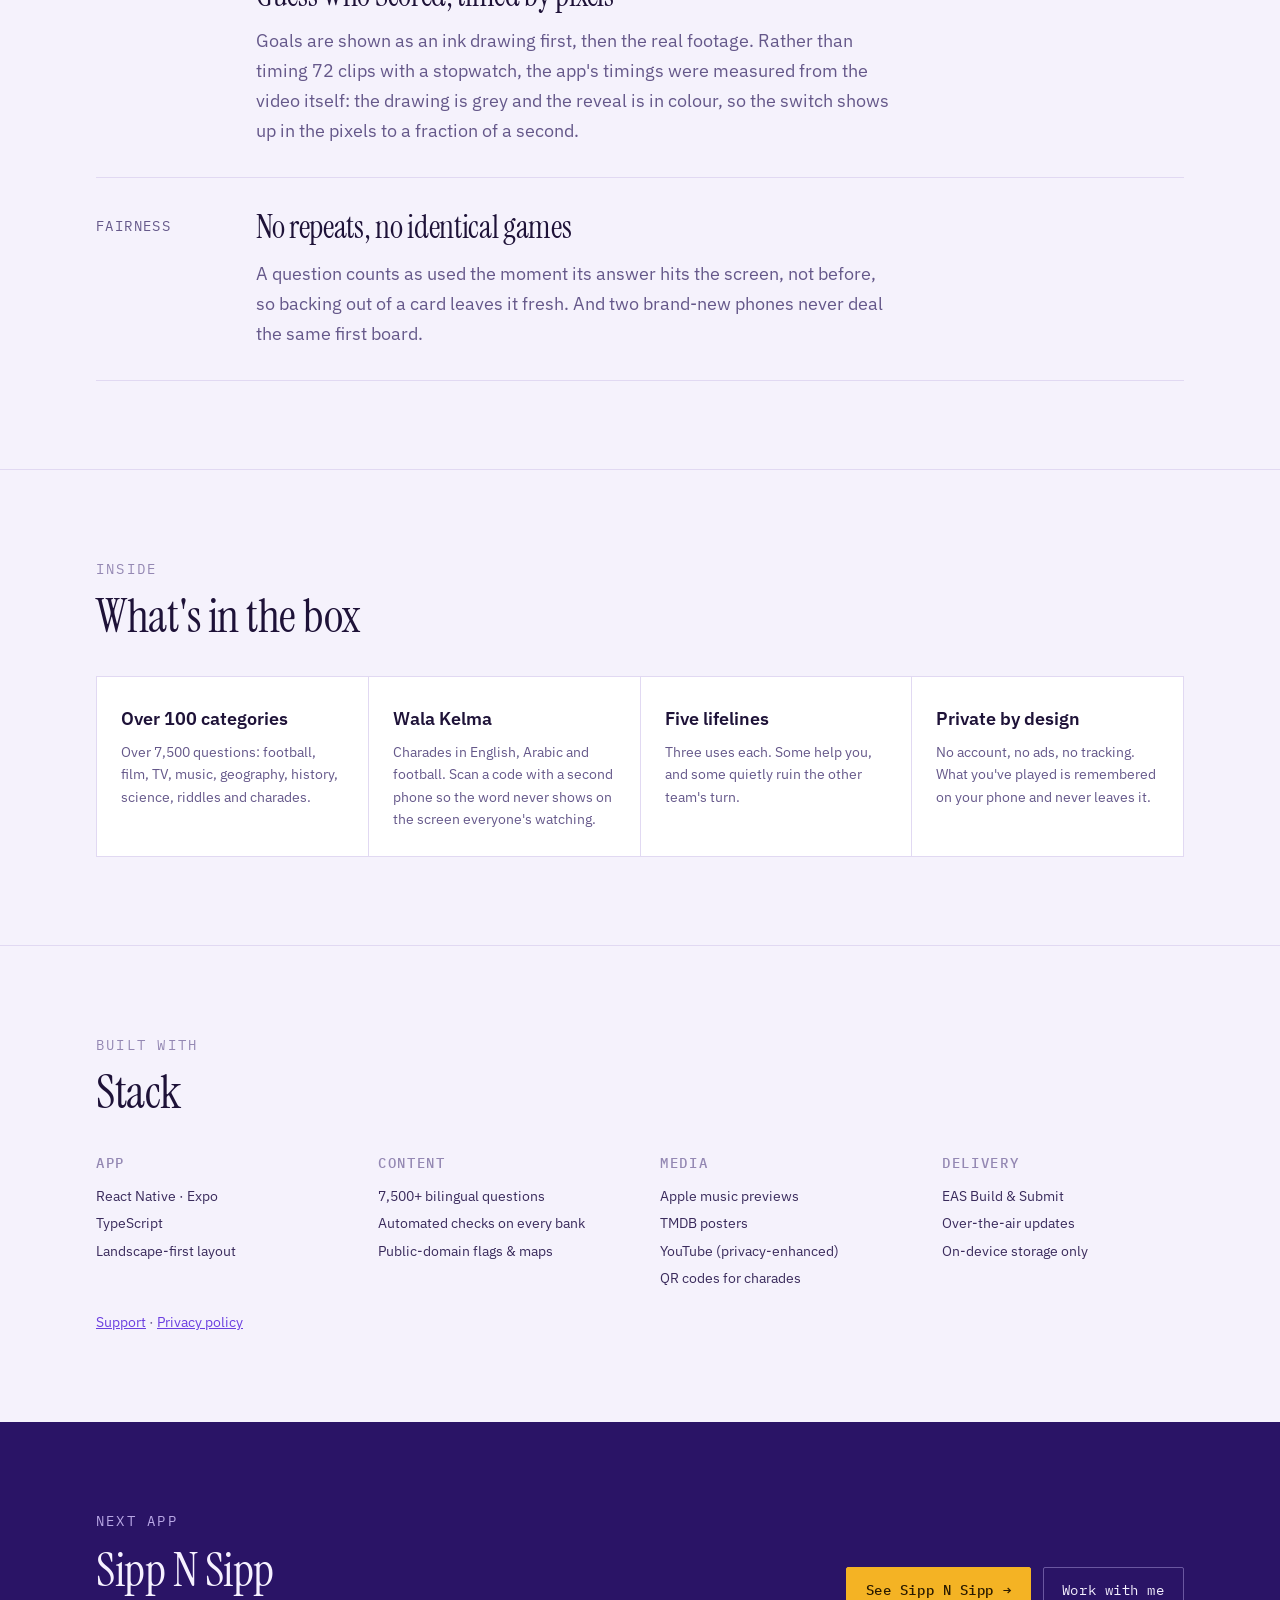
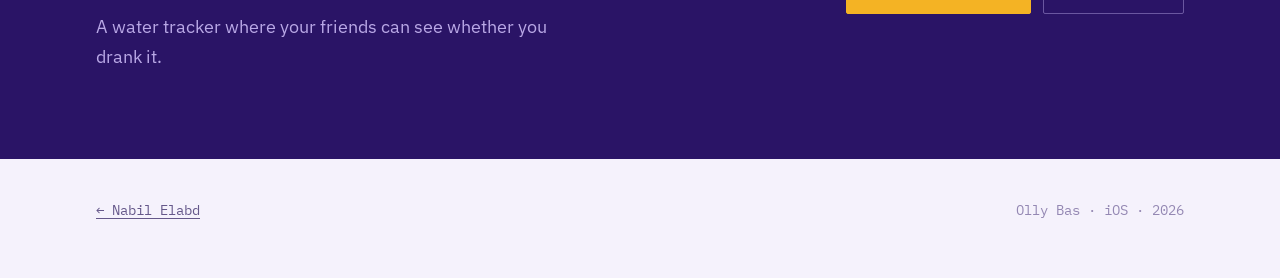
<file: olly-bas/index.html>
<!DOCTYPE html>
<html lang="en">
<head>
<meta charset="utf-8">
<meta name="viewport" content="width=device-width, initial-scale=1">
<title>Olly Bas — Nabil Elabd</title>
<meta name="description" content="Olly Bas: a party quiz for a room full of people, with 7,500 questions in English and Egyptian Arabic. Designed and built by Nabil Elabd.">
<link rel="icon" href="../assets/icons/olly-bas.png">
<link rel="preconnect" href="https://fonts.googleapis.com">
<link rel="preconnect" href="https://fonts.gstatic.com" crossorigin>
<link rel="stylesheet" href="https://fonts.googleapis.com/css2?family=Instrument+Serif:ital@0;1&family=IBM+Plex+Sans:wght@400;500;600&family=IBM+Plex+Mono:wght@400;500&display=swap">
<link rel="stylesheet" href="../assets/site.css">
<style>
  /* Olly Bas: purple and gold, from the fez */
  :root {
    --ground: #F5F2FC; --surface: #FFFFFF; --panel: #2A1466;
    --ink: #1E1238; --ink-soft: #3A2B5C; --muted: #65588A; --faint: #9488B3;
    --line: #E1D9F2; --line-soft: #ECE6F8;
    --accent: #6B3FE0; --bright: #F4B324; --bright-ink: #2A1A00;
    --on-panel: #F6F1FF; --on-panel-mut: #B9A8E6;
  }
  @media (prefers-color-scheme: dark) {
    :root {
      --ground: #0E0920; --surface: #170F31; --panel: #22164A;
      --ink: #EEE8FA; --ink-soft: #D0C5EB; --muted: #9D90C2; --faint: #7568A0;
      --line: #2A1F4A; --line-soft: #1E163A; --accent: #B69CFF;
    }
  }
</style>
</head>
<body>

<nav class="topbar" aria-label="Apps">
  <div class="shell">
    <a class="brand" href="../">Nabil <em>Elabd</em></a>
    <div class="orb-nav">
      <a class="orb-link" href="../sipp-n-sipp/" style="--orb:#22D3EE; --orb-bg:#0A1420">
        <svg class="orb" viewBox="0 0 200 200" aria-hidden="true"><defs><clipPath id="nc1"><circle cx="100" cy="100" r="96"/></clipPath><clipPath id="ni1"><circle cx="100" cy="100" r="54"/></clipPath></defs><circle class="orb-bg" cx="100" cy="100" r="96"/><g clip-path="url(#nc1)"><g class="wave-group"><path class="wave-b" opacity="0.35" d="M0,112 q25,-9 50,0 t50,0 t50,0 t50,0 t50,0 t50,0 t50,0 t50,0 L400,210 L0,210 Z"/><path class="wave-a" opacity="0.9" d="M0,120 q25,-11 50,0 t50,0 t50,0 t50,0 t50,0 t50,0 t50,0 t50,0 L400,210 L0,210 Z"/></g></g><image href="../assets/icons/sipp.png" x="46" y="46" width="108" height="108" clip-path="url(#ni1)"/><circle class="orb-ring" cx="100" cy="100" r="96" stroke-width="3"/></svg>
        <span>Sipp</span>
      </a>
      <a class="orb-link" href="../facedown/" style="--orb:#63B8FF; --orb-bg:#123D8A">
        <svg class="orb" viewBox="0 0 200 200" aria-hidden="true"><defs><clipPath id="nc2"><circle cx="100" cy="100" r="96"/></clipPath><clipPath id="ni2"><circle cx="100" cy="100" r="54"/></clipPath></defs><circle class="orb-bg" cx="100" cy="100" r="96"/><g clip-path="url(#nc2)"><g class="wave-group"><path class="wave-b" opacity="0.35" d="M0,112 q25,-9 50,0 t50,0 t50,0 t50,0 t50,0 t50,0 t50,0 t50,0 L400,210 L0,210 Z"/><path class="wave-a" opacity="0.9" d="M0,120 q25,-11 50,0 t50,0 t50,0 t50,0 t50,0 t50,0 t50,0 t50,0 L400,210 L0,210 Z"/></g></g><image href="../assets/icons/facedown.png" x="46" y="46" width="108" height="108" clip-path="url(#ni2)"/><circle class="orb-ring" cx="100" cy="100" r="96" stroke-width="3"/></svg>
        <span>Facedown</span>
      </a>
      <a class="orb-link" href="../olly-bas/" aria-current="page" style="--orb:#F4B324; --orb-bg:#2A1466">
        <svg class="orb" viewBox="0 0 200 200" aria-hidden="true"><defs><clipPath id="nc3"><circle cx="100" cy="100" r="96"/></clipPath><clipPath id="ni3"><circle cx="100" cy="100" r="54"/></clipPath></defs><circle class="orb-bg" cx="100" cy="100" r="96"/><g clip-path="url(#nc3)"><g class="wave-group"><path class="wave-b" opacity="0.35" d="M0,112 q25,-9 50,0 t50,0 t50,0 t50,0 t50,0 t50,0 t50,0 t50,0 L400,210 L0,210 Z"/><path class="wave-a" opacity="0.9" d="M0,120 q25,-11 50,0 t50,0 t50,0 t50,0 t50,0 t50,0 t50,0 t50,0 L400,210 L0,210 Z"/></g></g><image href="../assets/icons/olly-bas.png" x="46" y="46" width="108" height="108" clip-path="url(#ni3)"/><circle class="orb-ring" cx="100" cy="100" r="96" stroke-width="3"/></svg>
        <span>Olly Bas</span>
      </a>
    </div>
  </div>
</nav>

<header class="hero">
  <div class="shell hero-grid">
    <div>
      <p class="eyebrow">Case study &middot; iOS &middot; Party game</p>
      <h1>Olly <em>Bas</em></h1>
      <p class="lede">A quiz for a room full of people, not a phone full of notifications. In English, or in Egyptian Arabic.</p>
      <div class="byline">
        <span>Designed &amp; built by <strong>Nabil Elabd</strong></span>
        <span class="rule-dot" aria-hidden="true"></span>
        <span>7,500+ questions</span>
        <span class="rule-dot" aria-hidden="true"></span>
        <span>Live on the App&nbsp;Store</span>
      </div>
      <div class="cta-row">
        <a class="btn btn-primary" href="https://apps.apple.com/app/id6810746181">View on the App Store &rarr;</a>
        <a class="btn btn-ghost" href="../#work">Work with me</a>
      </div>
    </div>

    <div class="hero-art" style="--orb:#F4B324; --orb-bg:#2A1466">
      <svg class="orb" viewBox="0 0 200 200" role="img" aria-label="The Olly Bas app icon inside a water-filled circle">
        <defs><clipPath id="hc"><circle cx="100" cy="100" r="97"/></clipPath><clipPath id="hi"><circle cx="100" cy="100" r="62"/></clipPath></defs>
        <circle class="orb-bg" cx="100" cy="100" r="97"/>
        <g clip-path="url(#hc)"><g class="wave-group"><path class="wave-b" opacity="0.38" d="M0,112 q25,-8 50,0 t50,0 t50,0 t50,0 t50,0 t50,0 t50,0 t50,0 L400,210 L0,210 Z"/><path class="wave-a" opacity="0.92" d="M0,118 q25,-11 50,0 t50,0 t50,0 t50,0 t50,0 t50,0 t50,0 t50,0 L400,210 L0,210 Z"/></g></g>
        <image href="../assets/icons/olly-bas.png" x="38" y="38" width="124" height="124" clip-path="url(#hi)"/>
        <circle class="orb-ring" cx="100" cy="100" r="97" stroke-width="1.5"/>
      </svg>
      <p class="hero-art-caption">200 &middot; 400 &middot; 600</p>
    </div>
  </div>
</header>

<section class="band-line">
  <div class="shell">
    <div class="col">
      <p class="eyebrow">What it is</p>
      <p class="big-line">Two teams. Six categories. Thirty-six questions on a board, worth 200, 400 or 600. Pick a square, argue about the answer, pass the phone on.</p>
      <p class="quiet">Olly Bas (Egyptian for "just say it") is built for the living room. Football from the World Cup to shirt numbers, Marvel to Egyptian cinema, songs you hear and posters you have to recognise, over 100 categories in all. Switch between English and Arabic at any point, mid-game if you like. No account, no ads. Three free games in every mode, then one single purchase unlocks everything.</p>
    </div>
  </div>
</section>

<section class="panel-band">
  <div class="shell">
    <p class="eyebrow">In the app</p>
    <h2>A game show on your TV stand</h2>
    <div class="shot-row wide">
      <figure class="shot">
        <img src="../assets/shots/olly-bas/03_board.jpg" alt="The game board: six categories with 200, 400 and 600 point squares" loading="lazy">
        <figcaption><b>The board</b>Six categories, thirty-six squares, and two teams keeping score on either side.</figcaption>
      </figure>
      <figure class="shot">
        <img src="../assets/shots/olly-bas/05_song.jpg" alt="A Guess the Song question playing a thirty-second preview" loading="lazy">
        <figcaption><b>Guess the song</b>Thirty seconds of the real record, streamed from Apple's own previews.</figcaption>
      </figure>
      <figure class="shot">
        <img src="../assets/shots/olly-bas/04_poster.jpg" alt="A Movie Posters question showing a poster with the title removed" loading="lazy">
        <figcaption><b>Name the series</b>Posters with every trace of the title taken off. Each one was checked by eye.</figcaption>
      </figure>
      <figure class="shot">
        <img src="../assets/shots/olly-bas/02_lifelines.jpg" alt="The lifelines screen explaining the five lifelines each team can use" loading="lazy">
        <figcaption><b>Lifelines</b>Call a friend, bench their best player, or call the dig before you've even seen the question.</figcaption>
      </figure>
    </div>
  </div>
</section>

<section>
  <div class="shell">
    <div class="section-head">
      <p class="eyebrow">Engineering</p>
      <h2>The parts that were actually hard</h2>
    </div>
    <div class="problems">
      <article class="problem">
        <p class="problem-tag">Language</p>
        <div>
          <h3>Written in Arabic, not translated into it</h3>
          <p>Every question exists twice: once in English and once in Egyptian Arabic, written the way people actually talk rather than run through a translator. The buttons stay in English, so nobody gets lost switching mid-game.</p>
        </div>
      </article>
      <article class="problem">
        <p class="problem-tag">Difficulty</p>
        <div>
          <h3>A 600 needs a second step</h3>
          <p>"Who says <em>I am inevitable</em>?" was first written as a 600. Anyone who watched the film knows it, so it's a 400 at best. The whole top tier was rewritten around things one layer in: not the famous line, but what's on Nick Fury's pager.</p>
          <p>Every question also has to stand on its own, because the board shuffles. A question that says "that final" arrives with no final before it.</p>
        </div>
      </article>
      <article class="problem">
        <p class="problem-tag">Music</p>
        <div>
          <h3>Finding the right song, not a karaoke cover</h3>
          <p>Song clips stream from Apple's thirty-second previews, never bundled in the app. Searching for Arabic songs by their English spelling failed about five times out of six, because every title is transliterated differently. Searching in Arabic against the Egyptian store fixed it.</p>
          <p>Artist and title both have to match, or the search happily returns a live version, a cover, or a different song entirely.</p>
        </div>
      </article>
      <article class="problem">
        <p class="problem-tag">Video</p>
        <div>
          <h3>Guess Who Scored, timed by pixels</h3>
          <p>Goals are shown as an ink drawing first, then the real footage. Rather than timing 72 clips with a stopwatch, the app's timings were measured from the video itself: the drawing is grey and the reveal is in colour, so the switch shows up in the pixels to a fraction of a second.</p>
        </div>
      </article>
      <article class="problem">
        <p class="problem-tag">Fairness</p>
        <div>
          <h3>No repeats, no identical games</h3>
          <p>A question counts as used the moment its answer hits the screen, not before, so backing out of a card leaves it fresh. And two brand-new phones never deal the same first board.</p>
        </div>
      </article>
    </div>
  </div>
</section>

<section class="band-line">
  <div class="shell">
    <div class="section-head">
      <p class="eyebrow">Inside</p>
      <h2>What's in the box</h2>
    </div>
    <div class="grid-cards">
      <div><h3>Over 100 categories</h3><p>Over 7,500 questions: football, film, TV, music, geography, history, science, riddles and charades.</p></div>
      <div><h3>Wala Kelma</h3><p>Charades in English, Arabic and football. Scan a code with a second phone so the word never shows on the screen everyone's watching.</p></div>
      <div><h3>Five lifelines</h3><p>Three uses each. Some help you, and some quietly ruin the other team's turn.</p></div>
      <div><h3>Private by design</h3><p>No account, no ads, no tracking. What you've played is remembered on your phone and never leaves it.</p></div>
    </div>
  </div>
</section>

<section class="band-line">
  <div class="shell">
    <div class="section-head">
      <p class="eyebrow">Built with</p>
      <h2>Stack</h2>
    </div>
    <div class="stack-grid">
      <div><h3>App</h3><ul><li>React Native &middot; Expo</li><li>TypeScript</li><li>Landscape-first layout</li></ul></div>
      <div><h3>Content</h3><ul><li>7,500+ bilingual questions</li><li>Automated checks on every bank</li><li>Public-domain flags &amp; maps</li></ul></div>
      <div><h3>Media</h3><ul><li>Apple music previews</li><li>TMDB posters</li><li>YouTube (privacy-enhanced)</li><li>QR codes for charades</li></ul></div>
      <div><h3>Delivery</h3><ul><li>EAS Build &amp; Submit</li><li>Over-the-air updates</li><li>On-device storage only</li></ul></div>
    </div>
    <p class="quiet" style="font-size:var(--step--1);">
      <a href="support.html">Support</a> &middot; <a href="privacy.html">Privacy policy</a>
    </p>
  </div>
</section>

<section class="panel-band">
  <div class="shell next">
    <div>
      <p class="eyebrow">Next app</p>
      <h2>Sipp N Sipp</h2>
      <p class="hire-lede">A water tracker where your friends can see whether you drank it.</p>
    </div>
    <div class="cta-row" style="margin-top:0;">
      <a class="btn btn-bright" href="../sipp-n-sipp/">See Sipp N Sipp &rarr;</a>
      <a class="btn btn-outline" href="../#contact">Work with me</a>
    </div>
  </div>
</section>

<footer>
  <div class="shell">
    <a href="../">&larr; Nabil Elabd</a>
    <span>Olly Bas &middot; iOS &middot; 2026</span>
  </div>
</footer>

</body>
</html>
</file>
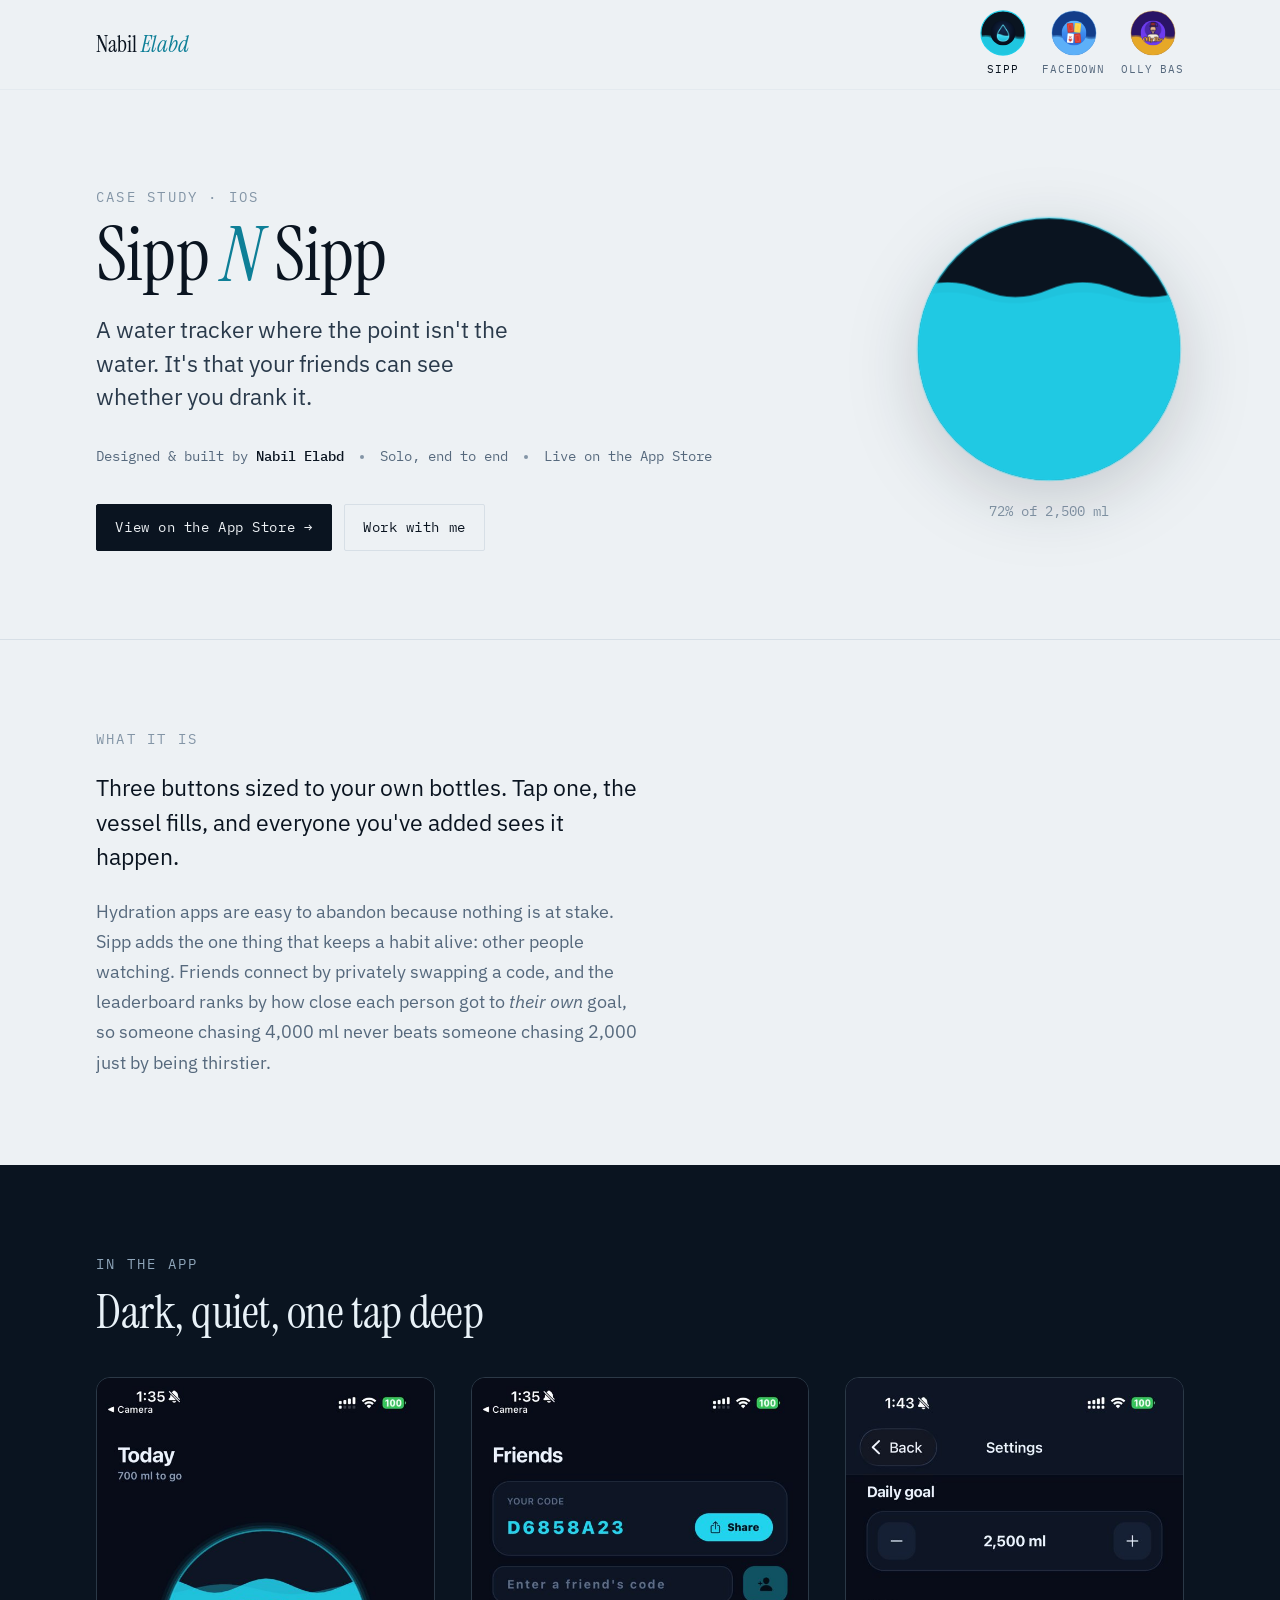
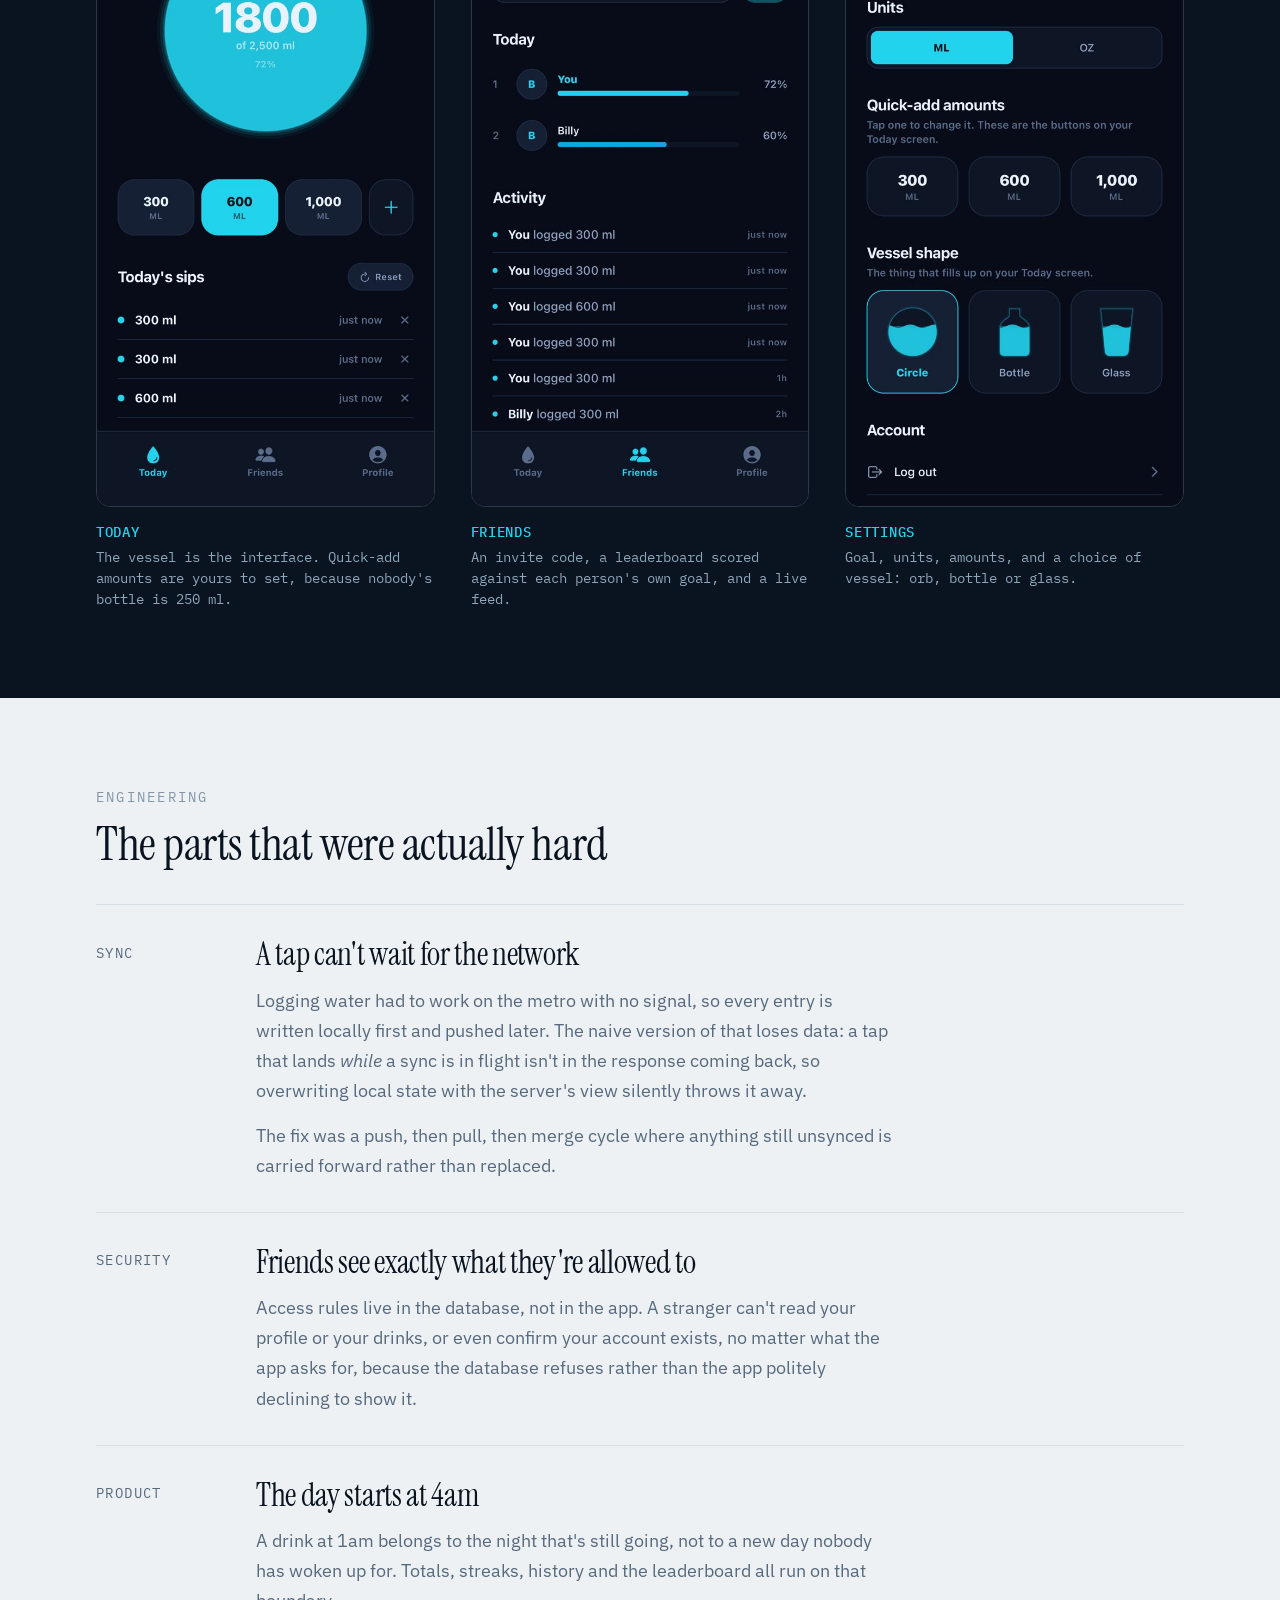
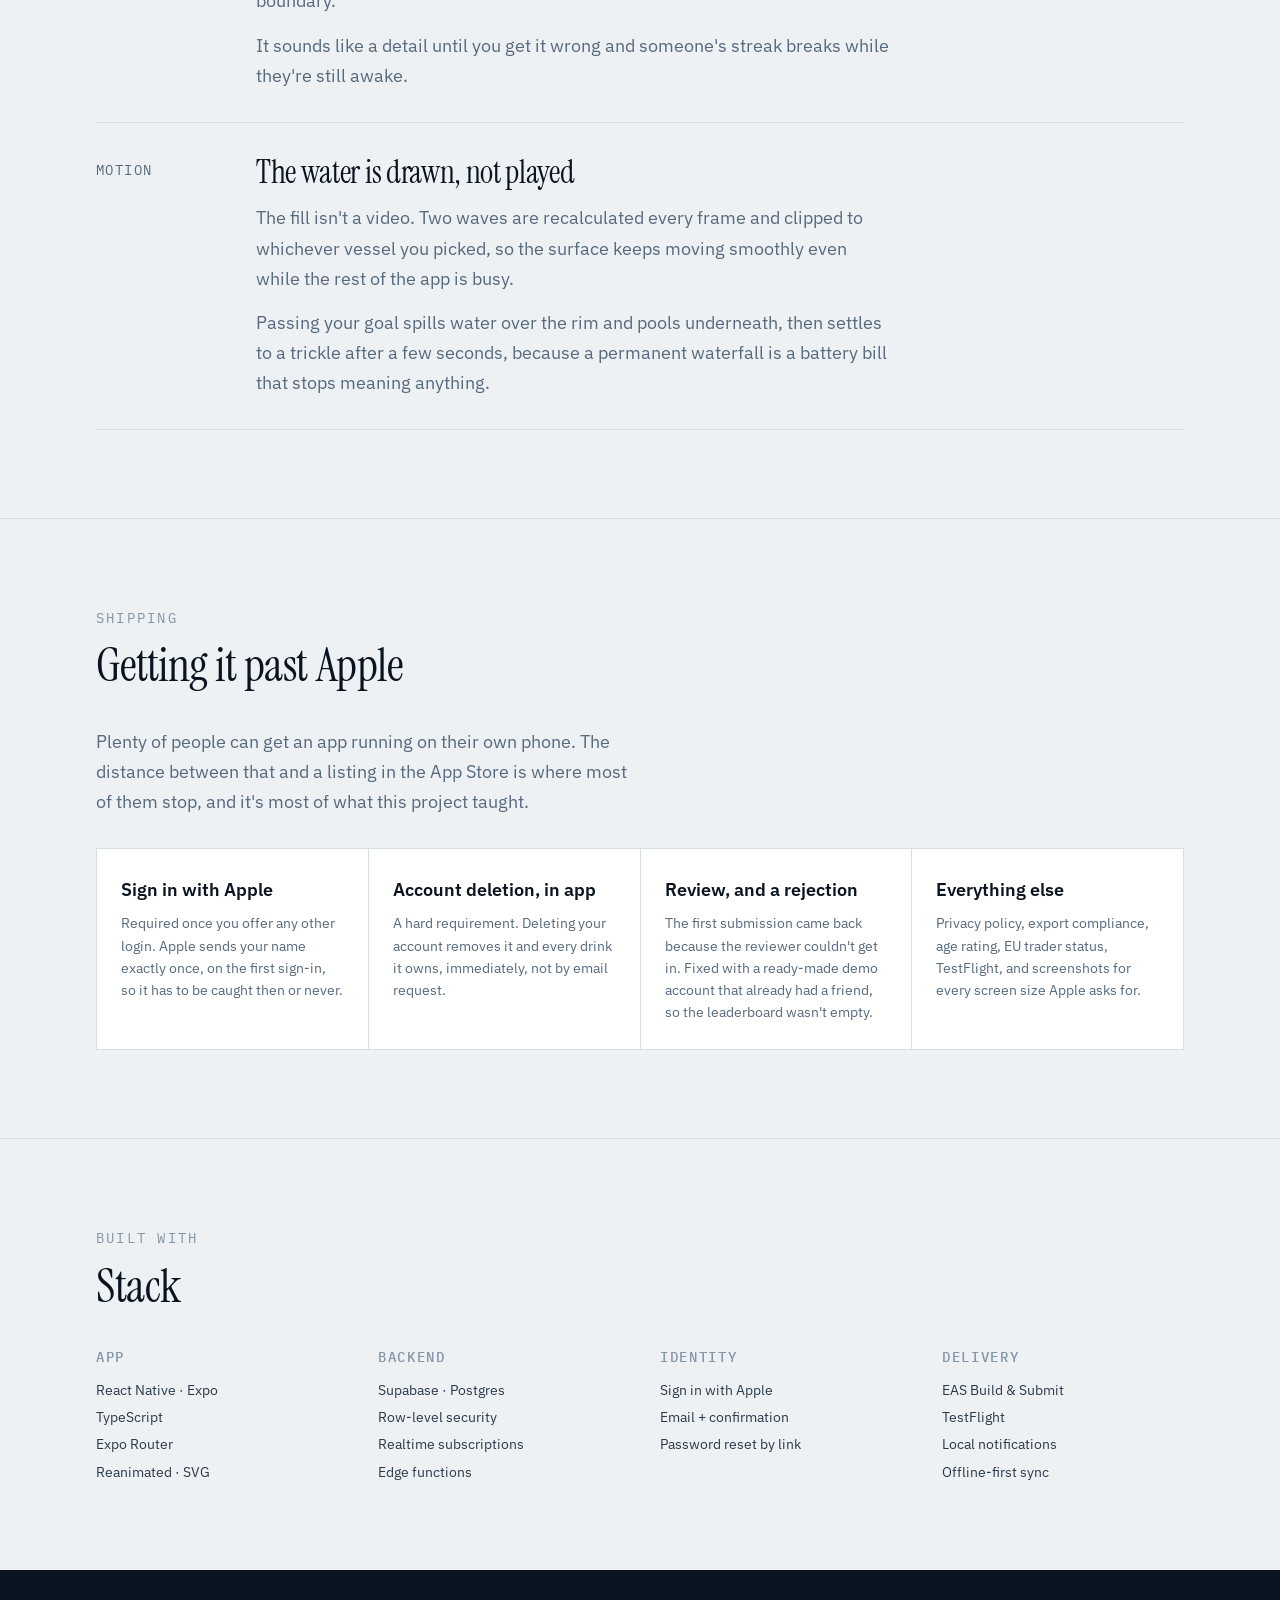
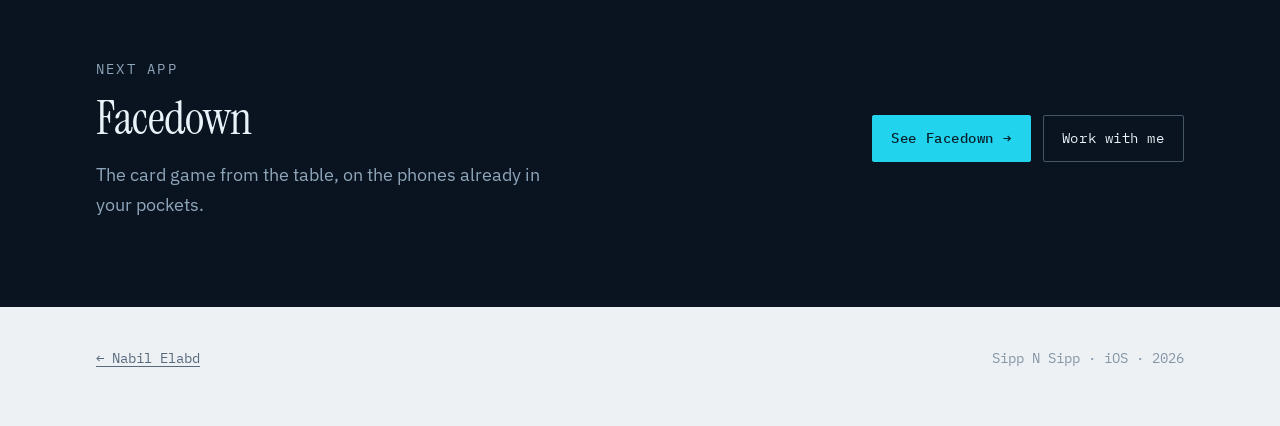
<file: sipp-n-sipp/index.html>
<!DOCTYPE html>
<html lang="en">
<head>
<meta charset="utf-8">
<meta name="viewport" content="width=device-width, initial-scale=1">
<title>Sipp N Sipp — Nabil Elabd</title>
<meta name="description" content="Sipp N Sipp: a water tracker where your friends can see whether you drank it. Designed and built by Nabil Elabd.">
<link rel="icon" href="../assets/icons/sipp.png">
<link rel="preconnect" href="https://fonts.googleapis.com">
<link rel="preconnect" href="https://fonts.gstatic.com" crossorigin>
<link rel="stylesheet" href="https://fonts.googleapis.com/css2?family=Instrument+Serif:ital@0;1&family=IBM+Plex+Sans:wght@400;500;600&family=IBM+Plex+Mono:wght@400;500&display=swap">
<link rel="stylesheet" href="../assets/site.css">
<style>
  /* Sipp: deep navy and cyan, from the app itself */
  :root {
    --ground: #EDF1F4; --surface: #FFFFFF; --panel: #0A1420;
    --ink: #0A1420; --ink-soft: #2A3A4B; --muted: #56697D; --faint: #8395A6;
    --line: #D7DFE6; --line-soft: #E4EAEF;
    --accent: #0E7F97; --bright: #22D3EE; --bright-ink: #06202B;
    --on-panel: #E9F2F8; --on-panel-mut: #8FA6BA;
  }
  @media (prefers-color-scheme: dark) {
    :root {
      --ground: #080E16; --surface: #0E1823; --panel: #101E2E;
      --ink: #E6EEF6; --ink-soft: #C2D2E0; --muted: #8296AC; --faint: #64798F;
      --line: #1E2C3B; --line-soft: #172433; --accent: #3FDCF2;
    }
  }
</style>
</head>
<body>

<nav class="topbar" aria-label="Apps">
  <div class="shell">
    <a class="brand" href="../">Nabil <em>Elabd</em></a>
    <div class="orb-nav">
      <a class="orb-link" href="../sipp-n-sipp/" aria-current="page" style="--orb:#22D3EE; --orb-bg:#0A1420">
        <svg class="orb" viewBox="0 0 200 200" aria-hidden="true"><defs><clipPath id="nc1"><circle cx="100" cy="100" r="96"/></clipPath><clipPath id="ni1"><circle cx="100" cy="100" r="54"/></clipPath></defs><circle class="orb-bg" cx="100" cy="100" r="96"/><g clip-path="url(#nc1)"><g class="wave-group"><path class="wave-b" opacity="0.35" d="M0,112 q25,-9 50,0 t50,0 t50,0 t50,0 t50,0 t50,0 t50,0 t50,0 L400,210 L0,210 Z"/><path class="wave-a" opacity="0.9" d="M0,120 q25,-11 50,0 t50,0 t50,0 t50,0 t50,0 t50,0 t50,0 t50,0 L400,210 L0,210 Z"/></g></g><image href="../assets/icons/sipp.png" x="46" y="46" width="108" height="108" clip-path="url(#ni1)"/><circle class="orb-ring" cx="100" cy="100" r="96" stroke-width="3"/></svg>
        <span>Sipp</span>
      </a>
      <a class="orb-link" href="../facedown/" style="--orb:#63B8FF; --orb-bg:#123D8A">
        <svg class="orb" viewBox="0 0 200 200" aria-hidden="true"><defs><clipPath id="nc2"><circle cx="100" cy="100" r="96"/></clipPath><clipPath id="ni2"><circle cx="100" cy="100" r="54"/></clipPath></defs><circle class="orb-bg" cx="100" cy="100" r="96"/><g clip-path="url(#nc2)"><g class="wave-group"><path class="wave-b" opacity="0.35" d="M0,112 q25,-9 50,0 t50,0 t50,0 t50,0 t50,0 t50,0 t50,0 t50,0 L400,210 L0,210 Z"/><path class="wave-a" opacity="0.9" d="M0,120 q25,-11 50,0 t50,0 t50,0 t50,0 t50,0 t50,0 t50,0 t50,0 L400,210 L0,210 Z"/></g></g><image href="../assets/icons/facedown.png" x="46" y="46" width="108" height="108" clip-path="url(#ni2)"/><circle class="orb-ring" cx="100" cy="100" r="96" stroke-width="3"/></svg>
        <span>Facedown</span>
      </a>
      <a class="orb-link" href="../olly-bas/" style="--orb:#F4B324; --orb-bg:#2A1466">
        <svg class="orb" viewBox="0 0 200 200" aria-hidden="true"><defs><clipPath id="nc3"><circle cx="100" cy="100" r="96"/></clipPath><clipPath id="ni3"><circle cx="100" cy="100" r="54"/></clipPath></defs><circle class="orb-bg" cx="100" cy="100" r="96"/><g clip-path="url(#nc3)"><g class="wave-group"><path class="wave-b" opacity="0.35" d="M0,112 q25,-9 50,0 t50,0 t50,0 t50,0 t50,0 t50,0 t50,0 t50,0 L400,210 L0,210 Z"/><path class="wave-a" opacity="0.9" d="M0,120 q25,-11 50,0 t50,0 t50,0 t50,0 t50,0 t50,0 t50,0 t50,0 L400,210 L0,210 Z"/></g></g><image href="../assets/icons/olly-bas.png" x="46" y="46" width="108" height="108" clip-path="url(#ni3)"/><circle class="orb-ring" cx="100" cy="100" r="96" stroke-width="3"/></svg>
        <span>Olly Bas</span>
      </a>
    </div>
  </div>
</nav>

<header class="hero">
  <div class="shell hero-grid">
    <div>
      <p class="eyebrow">Case study &middot; iOS</p>
      <h1>Sipp <em>N</em> Sipp</h1>
      <p class="lede">A water tracker where the point isn't the water. It's that your friends can see whether you drank it.</p>
      <div class="byline">
        <span>Designed &amp; built by <strong>Nabil Elabd</strong></span>
        <span class="rule-dot" aria-hidden="true"></span>
        <span>Solo, end to end</span>
        <span class="rule-dot" aria-hidden="true"></span>
        <span>Live on the App&nbsp;Store</span>
      </div>
      <div class="cta-row">
        <a class="btn btn-primary" href="https://apps.apple.com/app/id6799624259">View on the App Store &rarr;</a>
        <a class="btn btn-ghost" href="../#work">Work with me</a>
      </div>
    </div>

    <div class="hero-art" style="--orb:#22D3EE; --orb-bg:#0A1420">
      <svg class="orb" viewBox="0 0 200 200" role="img" aria-label="A circular vessel filled to 72 percent with moving water">
        <defs><clipPath id="hero-orb"><circle cx="100" cy="100" r="97"/></clipPath></defs>
        <circle class="orb-bg" cx="100" cy="100" r="97"/>
        <g clip-path="url(#hero-orb)">
          <g class="wave-group">
            <path class="wave-b" opacity="0.38" d="M0,62 q25,-8 50,0 t50,0 t50,0 t50,0 t50,0 t50,0 t50,0 t50,0 L400,210 L0,210 Z"/>
            <path class="wave-a" opacity="0.92" d="M0,56 q25,-11 50,0 t50,0 t50,0 t50,0 t50,0 t50,0 t50,0 t50,0 L400,210 L0,210 Z"/>
          </g>
        </g>
        <circle class="orb-ring" cx="100" cy="100" r="97" stroke-width="1.5"/>
      </svg>
      <p class="hero-art-caption">72% of 2,500 ml</p>
    </div>
  </div>
</header>

<section class="band-line">
  <div class="shell">
    <div class="col">
      <p class="eyebrow">What it is</p>
      <p class="big-line">Three buttons sized to your own bottles. Tap one, the vessel fills, and everyone you've added sees it happen.</p>
      <p class="quiet">Hydration apps are easy to abandon because nothing is at stake. Sipp adds the one thing that keeps a habit alive: other people watching. Friends connect by privately swapping a code, and the leaderboard ranks by how close each person got to <em>their own</em> goal, so someone chasing 4,000&nbsp;ml never beats someone chasing 2,000 just by being thirstier.</p>
    </div>
  </div>
</section>

<section class="panel-band">
  <div class="shell">
    <p class="eyebrow">In the app</p>
    <h2>Dark, quiet, one tap deep</h2>
    <div class="shot-row">
      <figure class="shot">
        <img src="../assets/shots/sipp/hi-01.jpg" alt="The Today screen, showing a cyan orb filled with water above quick-add buttons" loading="lazy">
        <figcaption><b>Today</b>The vessel is the interface. Quick-add amounts are yours to set, because nobody's bottle is 250&nbsp;ml.</figcaption>
      </figure>
      <figure class="shot">
        <img src="../assets/shots/sipp/hi-02.jpg" alt="The Friends screen, showing an invite code, a leaderboard and a live activity feed" loading="lazy">
        <figcaption><b>Friends</b>An invite code, a leaderboard scored against each person's own goal, and a live feed.</figcaption>
      </figure>
      <figure class="shot">
        <img src="../assets/shots/sipp/hi-03.jpg" alt="The Settings screen, showing goal, units, quick-add amounts and vessel shape options" loading="lazy">
        <figcaption><b>Settings</b>Goal, units, amounts, and a choice of vessel: orb, bottle or glass.</figcaption>
      </figure>
    </div>
  </div>
</section>

<section>
  <div class="shell">
    <div class="section-head">
      <p class="eyebrow">Engineering</p>
      <h2>The parts that were actually hard</h2>
    </div>
    <div class="problems">
      <article class="problem">
        <p class="problem-tag">Sync</p>
        <div>
          <h3>A tap can't wait for the network</h3>
          <p>Logging water had to work on the metro with no signal, so every entry is written locally first and pushed later. The naive version of that loses data: a tap that lands <em>while</em> a sync is in flight isn't in the response coming back, so overwriting local state with the server's view silently throws it away.</p>
          <p>The fix was a push, then pull, then merge cycle where anything still unsynced is carried forward rather than replaced.</p>
        </div>
      </article>
      <article class="problem">
        <p class="problem-tag">Security</p>
        <div>
          <h3>Friends see exactly what they're allowed to</h3>
          <p>Access rules live in the database, not in the app. A stranger can't read your profile or your drinks, or even confirm your account exists, no matter what the app asks for, because the database refuses rather than the app politely declining to show it.</p>
        </div>
      </article>
      <article class="problem">
        <p class="problem-tag">Product</p>
        <div>
          <h3>The day starts at 4am</h3>
          <p>A drink at 1am belongs to the night that's still going, not to a new day nobody has woken up for. Totals, streaks, history and the leaderboard all run on that boundary.</p>
          <p>It sounds like a detail until you get it wrong and someone's streak breaks while they're still awake.</p>
        </div>
      </article>
      <article class="problem">
        <p class="problem-tag">Motion</p>
        <div>
          <h3>The water is drawn, not played</h3>
          <p>The fill isn't a video. Two waves are recalculated every frame and clipped to whichever vessel you picked, so the surface keeps moving smoothly even while the rest of the app is busy.</p>
          <p>Passing your goal spills water over the rim and pools underneath, then settles to a trickle after a few seconds, because a permanent waterfall is a battery bill that stops meaning anything.</p>
        </div>
      </article>
    </div>
  </div>
</section>

<section class="band-line">
  <div class="shell">
    <div class="section-head">
      <p class="eyebrow">Shipping</p>
      <h2>Getting it past Apple</h2>
    </div>
    <div class="col"><p style="color:var(--muted);">Plenty of people can get an app running on their own phone. The distance between that and a listing in the App Store is where most of them stop, and it's most of what this project taught.</p></div>
    <div class="grid-cards">
      <div><h3>Sign in with Apple</h3><p>Required once you offer any other login. Apple sends your name exactly once, on the first sign-in, so it has to be caught then or never.</p></div>
      <div><h3>Account deletion, in app</h3><p>A hard requirement. Deleting your account removes it and every drink it owns, immediately, not by email request.</p></div>
      <div><h3>Review, and a rejection</h3><p>The first submission came back because the reviewer couldn't get in. Fixed with a ready-made demo account that already had a friend, so the leaderboard wasn't empty.</p></div>
      <div><h3>Everything else</h3><p>Privacy policy, export compliance, age rating, EU trader status, TestFlight, and screenshots for every screen size Apple asks for.</p></div>
    </div>
  </div>
</section>

<section class="band-line">
  <div class="shell">
    <div class="section-head">
      <p class="eyebrow">Built with</p>
      <h2>Stack</h2>
    </div>
    <div class="stack-grid">
      <div><h3>App</h3><ul><li>React Native &middot; Expo</li><li>TypeScript</li><li>Expo Router</li><li>Reanimated &middot; SVG</li></ul></div>
      <div><h3>Backend</h3><ul><li>Supabase &middot; Postgres</li><li>Row-level security</li><li>Realtime subscriptions</li><li>Edge functions</li></ul></div>
      <div><h3>Identity</h3><ul><li>Sign in with Apple</li><li>Email + confirmation</li><li>Password reset by link</li></ul></div>
      <div><h3>Delivery</h3><ul><li>EAS Build &amp; Submit</li><li>TestFlight</li><li>Local notifications</li><li>Offline-first sync</li></ul></div>
    </div>
  </div>
</section>

<section class="panel-band">
  <div class="shell next">
    <div>
      <p class="eyebrow">Next app</p>
      <h2>Facedown</h2>
      <p class="hire-lede">The card game from the table, on the phones already in your pockets.</p>
    </div>
    <div class="cta-row" style="margin-top:0;">
      <a class="btn btn-bright" href="../facedown/">See Facedown &rarr;</a>
      <a class="btn btn-outline" href="../#contact">Work with me</a>
    </div>
  </div>
</section>

<footer>
  <div class="shell">
    <a href="../">&larr; Nabil Elabd</a>
    <span>Sipp N Sipp &middot; iOS &middot; 2026</span>
  </div>
</footer>

</body>
</html>
</file>
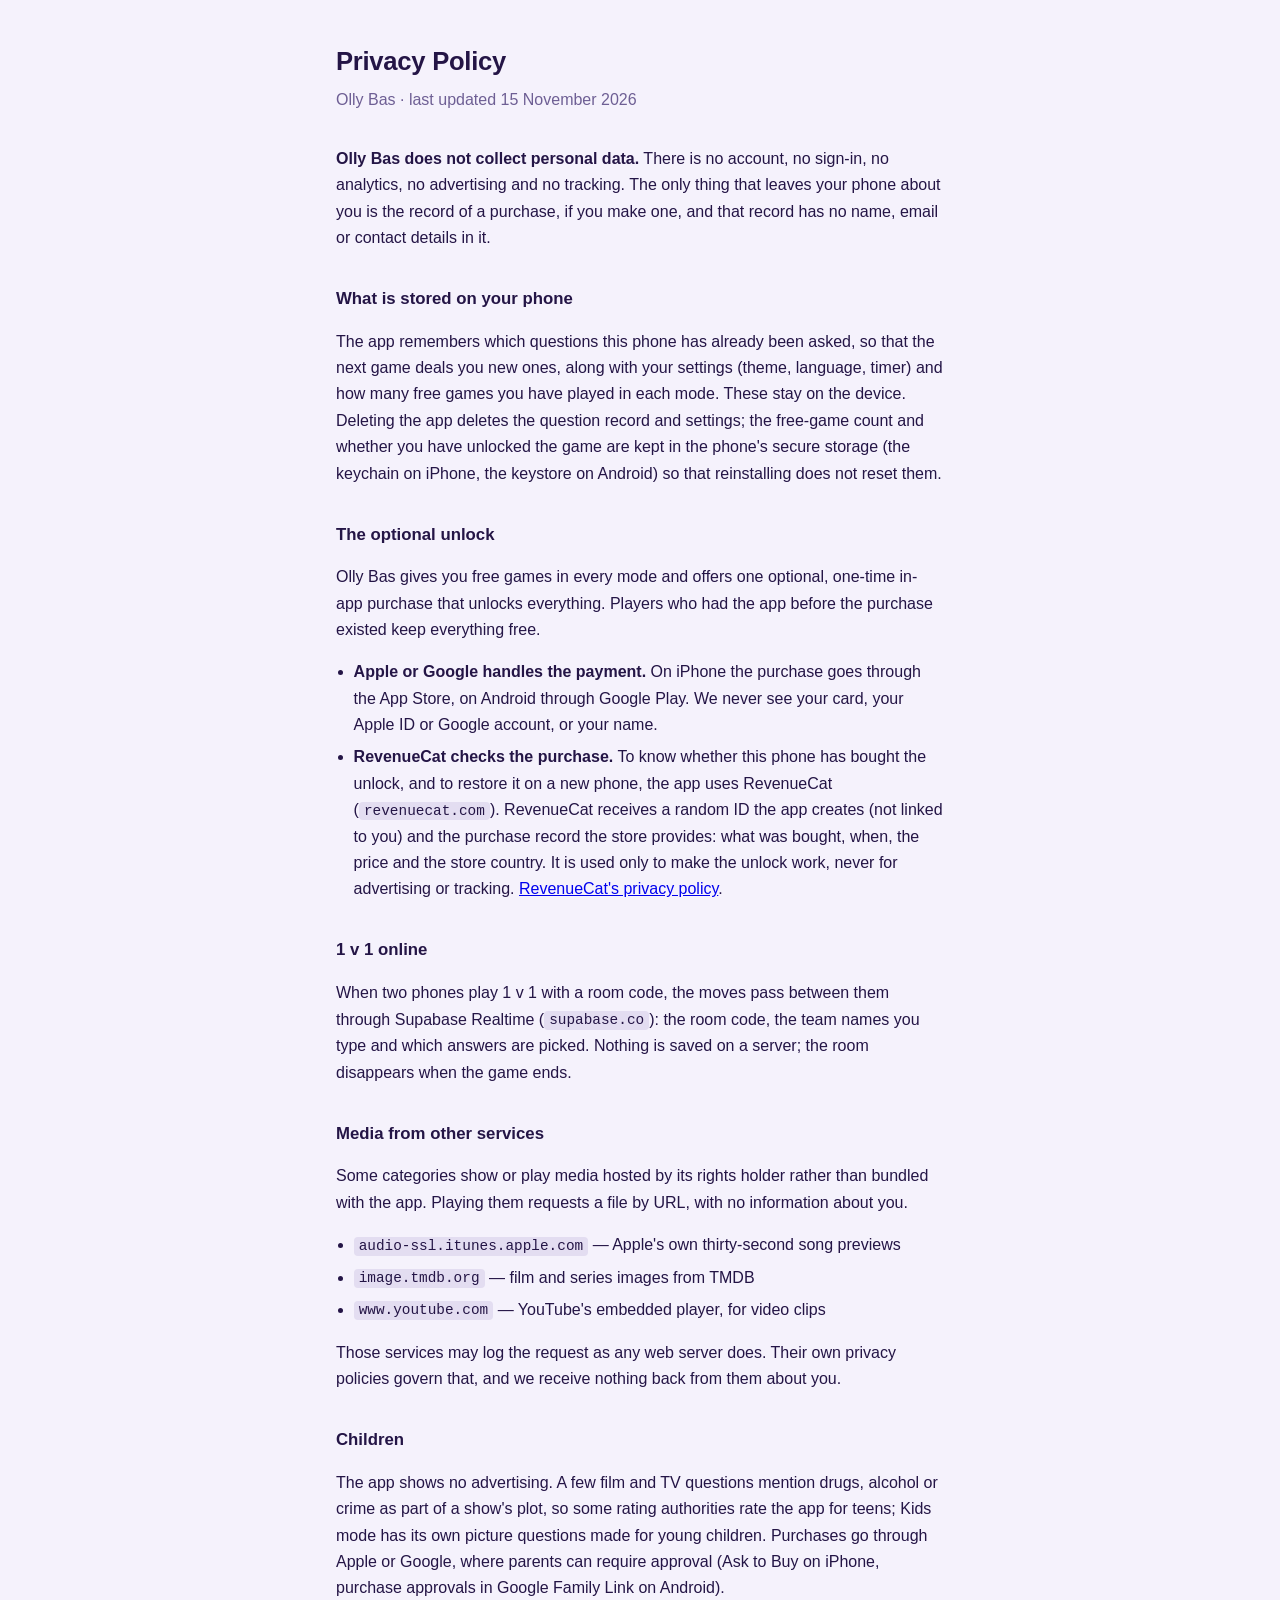
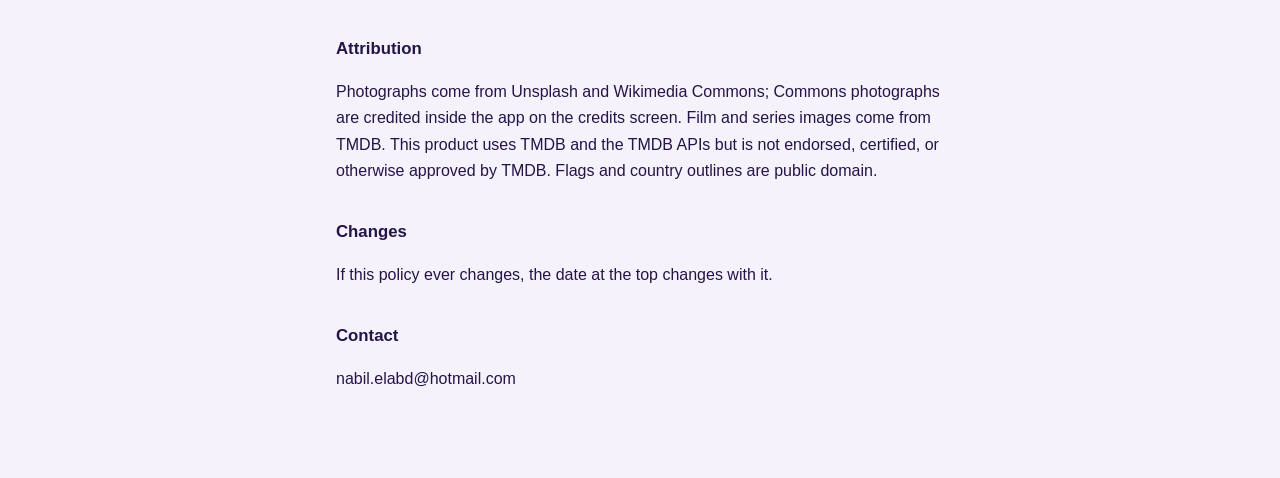
<file: olly-bas/privacy.html>
<!doctype html>
<meta charset="utf-8">
<meta name="viewport" content="width=device-width,initial-scale=1">
<title>Olly Bas — Privacy Policy</title>
<style>
  :root { color-scheme: light dark; }
  body { margin:0 auto; padding:40px 22px 72px; max-width:38rem;
    font:16px/1.65 -apple-system,BlinkMacSystemFont,"Segoe UI",Roboto,sans-serif;
    background:#F5F2FC; color:#241546; }
  @media (prefers-color-scheme: dark) { body { background:#171029; color:#EDE8F8; } }
  h1 { font-size:1.6rem; margin:0 0 .2em; letter-spacing:-.01em; }
  h2 { font-size:1.05rem; margin:2em 0 .4em; }
  .sub { color:#6E5F94; margin:0 0 2em; }
  ul { padding-left:1.1em; } li { margin:.35em 0; }
  code { background:rgba(128,110,180,.16); padding:.1em .35em; border-radius:4px; font-size:.9em; }
  footer { margin-top:3em; font-size:.85rem; color:#6E5F94; }
</style>

<h1>Privacy Policy</h1>
<p class="sub">Olly Bas · last updated 15 November 2026</p>

<p><strong>Olly Bas does not collect personal data.</strong> There is no
account, no sign-in, no analytics, no advertising and no tracking. The only
thing that leaves your phone about you is the record of a purchase, if you make
one, and that record has no name, email or contact details in it.</p>

<h2>What is stored on your phone</h2>
<p>The app remembers which questions this phone has already been asked, so that
the next game deals you new ones, along with your settings (theme, language,
timer) and how many free games you have played in each mode. These stay on the
device. Deleting the app deletes the question record and settings; the free-game
count and whether you have unlocked the game are kept in the phone's secure
storage (the keychain on iPhone, the keystore on Android) so that reinstalling does not reset them.</p>

<h2>The optional unlock</h2>
<p>Olly Bas gives you free games in every mode and offers one optional, one-time
in-app purchase that unlocks everything. Players who had the app before the
purchase existed keep everything free.</p>
<ul>
  <li><strong>Apple or Google handles the payment.</strong> On iPhone the
  purchase goes through the App Store, on Android through Google Play. We never
  see your card, your Apple ID or Google account, or your name.</li>
  <li><strong>RevenueCat checks the purchase.</strong> To know whether this phone
  has bought the unlock, and to restore it on a new phone, the app uses
  RevenueCat (<code>revenuecat.com</code>). RevenueCat receives a random ID the
  app creates (not linked to you) and the purchase record the store provides: what
  was bought, when, the price and the store country. It is used only to make the
  unlock work, never for advertising or tracking.
  <a href="https://www.revenuecat.com/privacy">RevenueCat's privacy policy</a>.</li>
</ul>

<h2>1 v 1 online</h2>
<p>When two phones play 1 v 1 with a room code, the moves pass between them
through Supabase Realtime (<code>supabase.co</code>): the room code, the team
names you type and which answers are picked. Nothing is saved on a server; the
room disappears when the game ends.</p>

<h2>Media from other services</h2>
<p>Some categories show or play media hosted by its rights holder rather than
bundled with the app. Playing them requests a file by URL, with no information
about you.</p>
<ul>
  <li><code>audio-ssl.itunes.apple.com</code> — Apple's own thirty-second song previews</li>
  <li><code>image.tmdb.org</code> — film and series images from TMDB</li>
  <li><code>www.youtube.com</code> — YouTube's embedded player, for video clips</li>
</ul>
<p>Those services may log the request as any web server does. Their own privacy
policies govern that, and we receive nothing back from them about you.</p>

<h2>Children</h2>
<p>The app shows no advertising. A few film and TV questions mention drugs,
alcohol or crime as part of a show's plot, so some rating authorities rate the
app for teens; Kids mode has its own picture questions made for young children.
Purchases go
through Apple or Google, where parents can require approval (Ask to Buy on
iPhone, purchase approvals in Google Family Link on Android).</p>

<h2>Attribution</h2>
<p>Photographs come from Unsplash and Wikimedia Commons; Commons photographs are
credited inside the app on the credits screen. Film and series images come from
TMDB. This product uses TMDB and the TMDB APIs but is not endorsed, certified,
or otherwise approved by TMDB. Flags and country outlines are public domain.</p>

<h2>Changes</h2>
<p>If this policy ever changes, the date at the top changes with it.</p>

<h2>Contact</h2>
<p>nabil.elabd@hotmail.com</p>
</file>
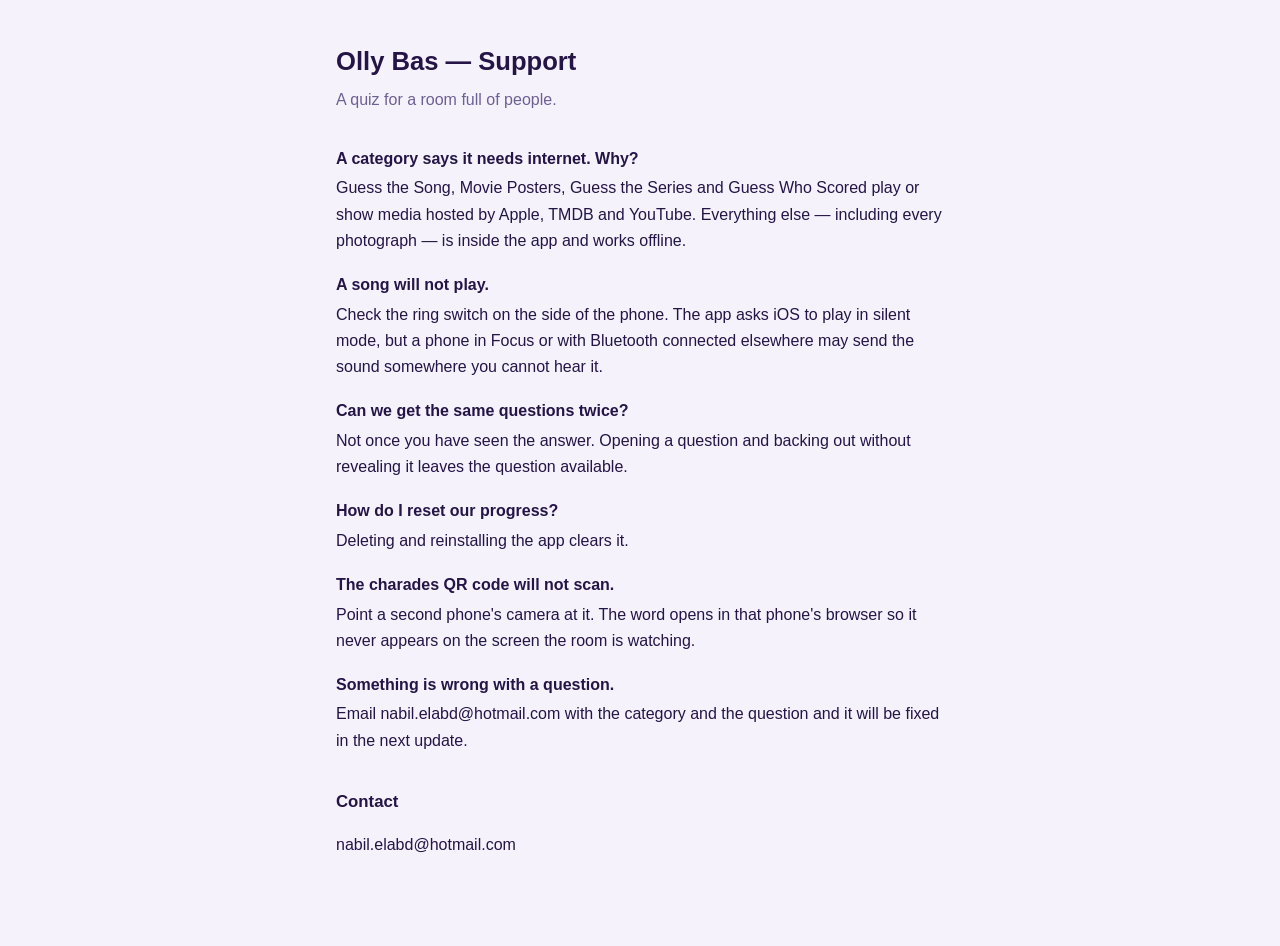
<file: olly-bas/support.html>
<!doctype html>
<meta charset="utf-8">
<meta name="viewport" content="width=device-width,initial-scale=1">
<title>Olly Bas — Support</title>
<style>
  :root { color-scheme: light dark; }
  body { margin:0 auto; padding:40px 22px 72px; max-width:38rem;
    font:16px/1.65 -apple-system,BlinkMacSystemFont,"Segoe UI",Roboto,sans-serif;
    background:#F5F2FC; color:#241546; }
  @media (prefers-color-scheme: dark) { body { background:#171029; color:#EDE8F8; } }
  h1 { font-size:1.6rem; margin:0 0 .2em; } h2 { font-size:1.05rem; margin:2em 0 .4em; }
  .sub { color:#6E5F94; margin:0 0 2em; }
  dt { font-weight:600; margin-top:1.1em; } dd { margin:.2em 0 0; }
</style>

<h1>Olly Bas — Support</h1>
<p class="sub">A quiz for a room full of people.</p>

<dl>
  <dt>A category says it needs internet. Why?</dt>
  <dd>Guess the Song, Movie Posters, Guess the Series and Guess Who Scored play
  or show media hosted by Apple, TMDB and YouTube. Everything else — including
  every photograph — is inside the app and works offline.</dd>

  <dt>A song will not play.</dt>
  <dd>Check the ring switch on the side of the phone. The app asks iOS to play
  in silent mode, but a phone in Focus or with Bluetooth connected elsewhere may
  send the sound somewhere you cannot hear it.</dd>

  <dt>Can we get the same questions twice?</dt>
  <dd>Not once you have seen the answer. Opening a question and backing out
  without revealing it leaves the question available.</dd>

  <dt>How do I reset our progress?</dt>
  <dd>Deleting and reinstalling the app clears it.</dd>

  <dt>The charades QR code will not scan.</dt>
  <dd>Point a second phone's camera at it. The word opens in that phone's
  browser so it never appears on the screen the room is watching.</dd>

  <dt>Something is wrong with a question.</dt>
  <dd>Email nabil.elabd@hotmail.com with the category and the question and it
  will be fixed in the next update.</dd>
</dl>

<h2>Contact</h2>
<p>nabil.elabd@hotmail.com</p>
</file>
<file: assets/site.css>
/* Shared styles for every page. Colour comes only from tokens, which each
   page sets for itself (see the <style> block at the top of each page). */

* { box-sizing: border-box; }

:root {
  --measure: 34rem;
  --shell: 68rem;

  --step--1: clamp(0.80rem, 0.77rem + 0.13vw, 0.87rem);
  --step-0:  clamp(1.02rem, 0.98rem + 0.20vw, 1.14rem);
  --step-1:  clamp(1.22rem, 1.14rem + 0.38vw, 1.44rem);
  --step-2:  clamp(1.55rem, 1.40rem + 0.72vw, 1.98rem);
  --step-3:  clamp(2.05rem, 1.75rem + 1.45vw, 2.95rem);
  --step-4:  clamp(2.75rem, 2.05rem + 3.40vw, 4.90rem);
  --step-5:  clamp(3.2rem, 2.2rem + 5vw, 6.6rem);

  --mono: "IBM Plex Mono", ui-monospace, SFMono-Regular, Menlo, monospace;
  --sans: "IBM Plex Sans", ui-sans-serif, system-ui, -apple-system, "Segoe UI", sans-serif;
  --serif: "Instrument Serif", "Iowan Old Style", Georgia, serif;
}

html { scroll-behavior: smooth; }

body {
  margin: 0;
  background: var(--ground);
  color: var(--ink);
  font-family: var(--sans);
  font-size: var(--step-0);
  line-height: 1.65;
  -webkit-font-smoothing: antialiased;
  overflow-x: hidden;
}

h1, h2, h3 {
  font-family: var(--serif);
  font-weight: 400;
  text-wrap: balance;
  letter-spacing: -0.01em;
  margin: 0;
}

p { margin: 0; }
a { color: var(--accent); }
img { max-width: 100%; }

a:focus-visible, .btn:focus-visible, .orb-link:focus-visible {
  outline: 2px solid var(--accent);
  outline-offset: 3px;
  border-radius: 3px;
}

.shell { width: min(100% - 2.5rem, var(--shell)); margin-inline: auto; }
.col { width: min(100%, var(--measure)); }

.eyebrow {
  font-family: var(--mono);
  font-size: var(--step--1);
  letter-spacing: 0.16em;
  text-transform: uppercase;
  color: var(--faint);
}

/* ---------- top bar with the app orbs ---------- */
.topbar {
  position: sticky;
  top: 0;
  z-index: 20;
  background: color-mix(in srgb, var(--ground) 82%, transparent);
  backdrop-filter: blur(14px);
  -webkit-backdrop-filter: blur(14px);
  border-bottom: 1px solid var(--line-soft);
}

.topbar .shell {
  display: flex;
  align-items: center;
  justify-content: space-between;
  gap: 1rem;
  padding-block: 0.6rem;
}

.brand {
  font-family: var(--serif);
  font-size: 1.45rem;
  color: var(--ink);
  text-decoration: none;
  white-space: nowrap;
}

.brand em { color: var(--accent); }

.orb-nav { display: flex; align-items: center; gap: clamp(0.6rem, 2vw, 1rem); }

/* ---------- the orb: a water-filled circle holding an app icon ---------- */
.orb-link {
  display: grid;
  justify-items: center;
  gap: 0.35rem;
  text-decoration: none;
  color: var(--muted);
  font-family: var(--mono);
  font-size: 0.68rem;
  letter-spacing: 0.08em;
  text-transform: uppercase;
}

.orb {
  display: block;
  width: 46px;
  height: 46px;
  overflow: visible;
  transition: transform 0.25s cubic-bezier(0.22, 0.9, 0.3, 1);
}

.orb-link:hover .orb { transform: translateY(-2px) scale(1.06); }
.orb-link[aria-current="page"] { color: var(--ink); }
.orb-link[aria-current="page"] .orb-ring { opacity: 1; stroke-width: 5; }

/* Presentation attributes can't read custom properties, so colour is set here. */
.orb-bg   { fill: var(--orb-bg, #0A1420); }
.orb-ring { fill: none; stroke: var(--orb, #22D3EE); opacity: 0.55; }
.wave-a, .wave-b { fill: var(--orb, #22D3EE); }

.wave-group, .wave-a, .wave-b { transform-box: view-box; transform-origin: 0 0; }
.wave-group { animation: rise 1.5s cubic-bezier(0.22, 0.9, 0.3, 1) both; }
.wave-a { animation: drift 7s linear infinite; }
.wave-b { animation: drift 4.6s linear infinite reverse; }

@keyframes drift { from { transform: translateX(0); } to { transform: translateX(-100px); } }
@keyframes rise  { from { transform: translateY(150px); } to { transform: translateY(0); } }

@media (prefers-reduced-motion: reduce) {
  .wave-a, .wave-b, .wave-group, .reveal { animation: none !important; }
  * { transition-duration: 0.01ms !important; }
  html { scroll-behavior: auto; }
}

@media (max-width: 34rem) {
  .brand { font-size: 1.2rem; }
  .orb { width: 40px; height: 40px; }
  .orb-link span { display: none; }
}

/* ---------- buttons ---------- */
.cta-row { display: flex; flex-wrap: wrap; gap: 0.75rem; margin-top: 2.2rem; }

.btn {
  display: inline-flex;
  align-items: center;
  gap: 0.55rem;
  padding: 0.7rem 1.15rem;
  border-radius: 2px;
  font-family: var(--mono);
  font-size: var(--step--1);
  letter-spacing: 0.04em;
  text-decoration: none;
  transition: transform 0.15s ease, background 0.2s ease, border-color 0.2s ease, color 0.2s ease;
}

.btn:hover { transform: translateY(-1px); }
.btn-primary { background: var(--ink); color: var(--ground); border: 1px solid var(--ink); }
.btn-ghost { background: transparent; color: var(--ink); border: 1px solid var(--line); }
.btn-ghost:hover { border-color: var(--accent); color: var(--accent); }
.btn-bright { background: var(--bright); color: var(--bright-ink); border: 1px solid var(--bright); font-weight: 500; }
.btn-outline { background: transparent; color: var(--on-panel); border: 1px solid color-mix(in srgb, var(--on-panel-mut) 45%, transparent); }
.btn-outline:hover { border-color: var(--bright); color: var(--bright); }
.btn[aria-disabled="true"] { opacity: 0.6; pointer-events: none; }

/* ---------- app page hero ---------- */
.hero { padding-block: clamp(3rem, 8vw, 6rem) clamp(3rem, 7vw, 5.5rem); }

.hero-grid {
  display: grid;
  grid-template-columns: minmax(0, 1fr) auto;
  gap: clamp(2rem, 5vw, 4.5rem);
  align-items: center;
}

@media (max-width: 46rem) {
  .hero-grid { grid-template-columns: minmax(0, 1fr); }
  .hero-art { order: -1; justify-self: start; }
}

.hero h1 { font-size: var(--step-4); line-height: 0.95; margin-top: 0.6rem; }
.hero h1 em { font-style: italic; color: var(--accent); }

.lede { font-size: var(--step-1); line-height: 1.45; color: var(--ink-soft); margin-top: 1.4rem; max-width: 32ch; }

.byline {
  display: flex;
  flex-wrap: wrap;
  align-items: center;
  gap: 0.6rem 1rem;
  margin-top: 2rem;
  font-family: var(--mono);
  font-size: var(--step--1);
  color: var(--muted);
}

.byline strong { font-weight: 500; color: var(--ink); }
.rule-dot { width: 4px; height: 4px; border-radius: 50%; background: var(--faint); }

.hero-art { display: grid; place-items: center; justify-self: end; }
.hero-art .orb { width: clamp(190px, 26vw, 270px); height: auto; filter: drop-shadow(0 18px 34px rgba(10, 20, 32, 0.18)); }
.hero-art-caption { margin-top: 1rem; font-family: var(--mono); font-size: var(--step--1); color: var(--faint); text-align: center; }

/* ---------- sections ---------- */
section { padding-block: clamp(3rem, 7vw, 5.5rem); }
.band-line { border-top: 1px solid var(--line); }
.section-head { margin-bottom: 2.2rem; }
.section-head h2 { font-size: var(--step-3); line-height: 1.05; margin-top: 0.7rem; }
.big-line { margin-top: 1.2rem; font-size: var(--step-1); line-height: 1.5; }
.quiet { margin-top: 1.4rem; color: var(--muted); }

/* ---------- dark screenshot band ---------- */
.panel-band { background: var(--panel); color: var(--on-panel); }
.panel-band .eyebrow { color: var(--on-panel-mut); }
.panel-band h2 { color: var(--on-panel); font-size: var(--step-3); line-height: 1.05; margin-top: 0.8rem; }

.shot-row {
  display: grid;
  grid-template-columns: repeat(var(--shot-cols, 3), minmax(0, 1fr));
  gap: clamp(1rem, 3vw, 2.25rem);
  margin-top: 2.5rem;
}

.shot-row.wide { --shot-cols: 2; }

@media (max-width: 46rem) {
  .shot-row { grid-template-columns: minmax(0, 1fr); max-width: 20rem; margin-inline: auto; }
  .shot-row.wide { max-width: none; }
}

.shot { margin: 0; }
.shot img {
  width: 100%;
  height: auto;
  display: block;
  border-radius: 14px;
  border: 1px solid color-mix(in srgb, var(--on-panel-mut) 25%, transparent);
}

.shot figcaption { margin-top: 0.9rem; font-family: var(--mono); font-size: var(--step--1); color: var(--on-panel-mut); line-height: 1.5; }
.shot figcaption b { display: block; color: var(--bright); font-weight: 500; letter-spacing: 0.05em; text-transform: uppercase; margin-bottom: 0.3rem; }

/* ---------- hard problems ---------- */
.problems { display: grid; margin-top: 0.5rem; border-top: 1px solid var(--line); }

.problem {
  display: grid;
  grid-template-columns: 7.5rem minmax(0, 1fr);
  gap: clamp(1rem, 4vw, 2.5rem);
  padding-block: 2rem;
  border-bottom: 1px solid var(--line);
}

@media (max-width: 46rem) { .problem { grid-template-columns: minmax(0, 1fr); gap: 0.75rem; } }

.problem-tag { font-family: var(--mono); font-size: var(--step--1); letter-spacing: 0.1em; text-transform: uppercase; color: var(--accent); line-height: 1.5; padding-top: 0.35rem; }
.problem h3 { font-size: var(--step-2); line-height: 1.15; margin-bottom: 0.7rem; }
.problem p { color: var(--muted); max-width: 58ch; }
.problem p + p { margin-top: 0.9rem; }

/* ---------- feature grid ---------- */
.grid-cards {
  display: grid;
  grid-template-columns: repeat(auto-fit, minmax(15rem, 1fr));
  gap: 1px;
  background: var(--line);
  border: 1px solid var(--line);
  margin-top: 2rem;
}

.grid-cards > div { background: var(--surface); padding: 1.6rem 1.5rem; }
.grid-cards h3 { font-family: var(--sans); font-size: var(--step-0); font-weight: 600; letter-spacing: 0; margin-bottom: 0.5rem; }
.grid-cards p { font-size: var(--step--1); color: var(--muted); line-height: 1.6; }

/* ---------- stack ---------- */
.stack-grid { display: grid; grid-template-columns: repeat(auto-fit, minmax(13rem, 1fr)); gap: 2rem 2.5rem; margin-top: 1rem; }
.stack-grid h3 { font-family: var(--mono); font-size: var(--step--1); font-weight: 500; letter-spacing: 0.12em; text-transform: uppercase; color: var(--faint); margin-bottom: 0.7rem; }
.stack-grid ul { list-style: none; margin: 0; padding: 0; display: grid; gap: 0.4rem; }
.stack-grid li { font-size: var(--step--1); color: var(--ink-soft); line-height: 1.5; }

/* ---------- next app / contact band ---------- */
.next { display: flex; flex-wrap: wrap; align-items: center; justify-content: space-between; gap: 1.5rem; }
.next h2 { font-size: var(--step-3); line-height: 1.05; margin-top: 0.8rem; }
.next p.hire-lede { color: var(--on-panel-mut); margin-top: 1rem; max-width: 42ch; }

footer { padding-block: 2.5rem 3.5rem; font-family: var(--mono); font-size: var(--step--1); color: var(--faint); }
footer .shell { display: flex; flex-wrap: wrap; justify-content: space-between; gap: 1rem; }
footer a { color: var(--muted); text-underline-offset: 3px; }

/* ---------- gentle entrance ---------- */
.reveal { animation: up 0.9s cubic-bezier(0.22, 0.9, 0.3, 1) both; }
.reveal.d1 { animation-delay: 0.12s; }
.reveal.d2 { animation-delay: 0.24s; }
.reveal.d3 { animation-delay: 0.36s; }
@keyframes up { from { opacity: 0; transform: translateY(14px); } to { opacity: 1; transform: none; } }
</file>
